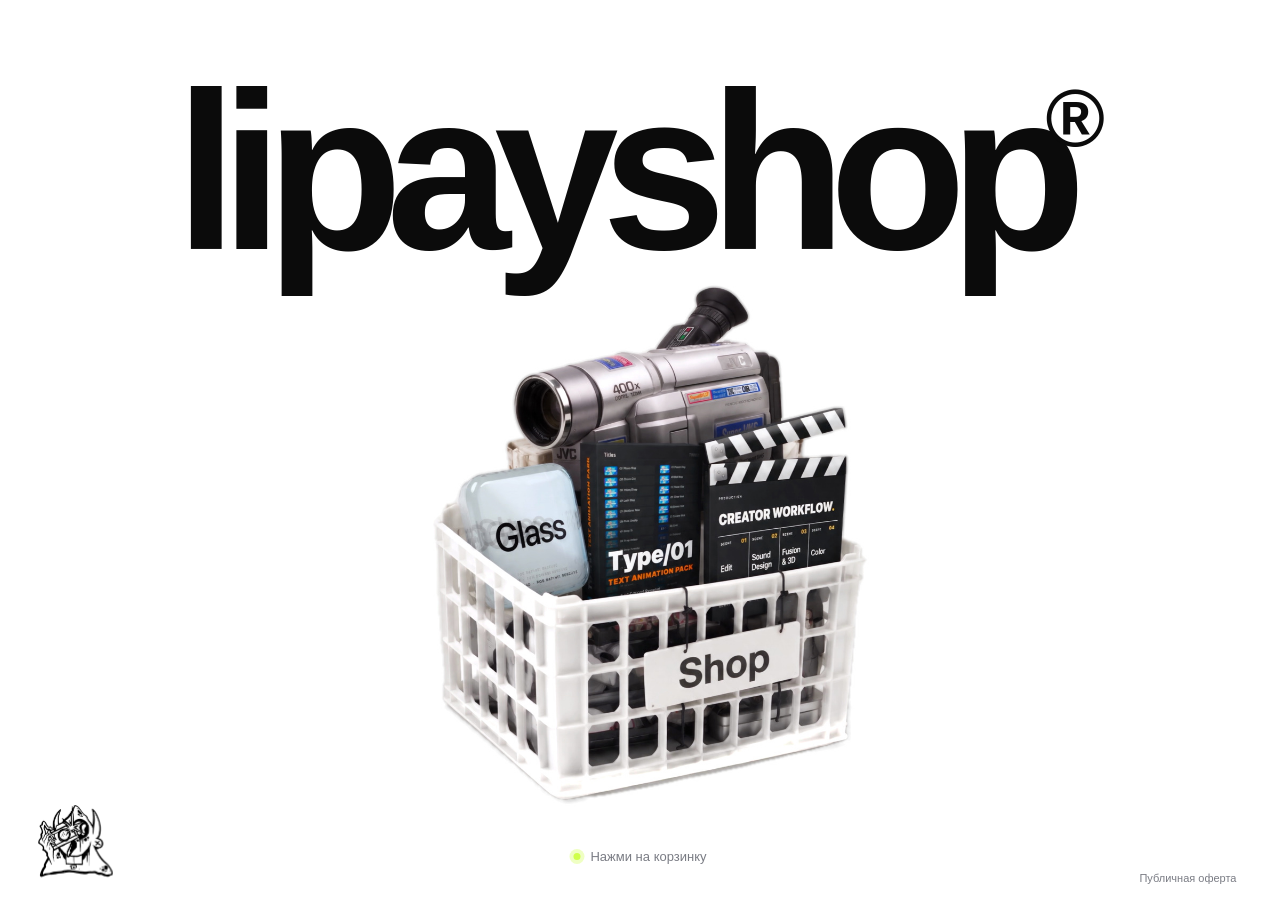
<file: index.html>
<!doctype html>
<html lang="ru"><head><meta charset="UTF-8"><meta name="viewport" content="width=device-width,initial-scale=1">
<title>lipayshop</title>
<meta property="og:title" content="lipayshop"><meta property="og:description" content="Пресеты, эффекты и курс по DaVinci Resolve от Lipay."><meta property="og:image" content="https://lipayshop.com/assets/basket-white.jpg"><meta property="og:url" content="https://lipayshop.com/">
<meta name="description" content="lipayshop — пресеты, эффекты и курс по DaVinci Resolve от Lipay.">
<style>
:root{--ink:#0b0b0b;--muted:#7a7c84;--line:#0000001a;--lime:#cfff4c;--bg:#fff;--sys:-apple-system,BlinkMacSystemFont,"SF Pro Display","Helvetica Neue",Arial,sans-serif;font-family:var(--sys)}
*{box-sizing:border-box}html,body{margin:0;height:100%}body{background:var(--bg);color:var(--ink);overflow:hidden}
a{color:inherit;text-decoration:none}button{font:inherit;background:none;border:0;padding:0;cursor:pointer}

/* ---------- Kerik (→ Instagram), bottom left ---------- */
header{position:fixed;inset:0 0 auto;z-index:20;display:flex;justify-content:space-between;align-items:flex-start;padding:20px clamp(18px,3.4vw,44px);pointer-events:none}
header>*{pointer-events:auto}
.kerik{position:fixed;left:clamp(16px,3vw,40px);bottom:clamp(14px,2.4vh,26px);z-index:20;display:block;width:clamp(62px,5.8vw,88px);height:clamp(62px,5.8vw,88px);transition:opacity .4s,transform .4s cubic-bezier(.3,1.5,.5,1)}
.kerik img{width:100%;height:100%;object-fit:contain;display:block}
.kerik:hover{transform:rotate(-8deg) scale(1.08)}
.kerik.ph{border:2px dashed #0003;border-radius:50%;display:grid;place-items:center;font-size:11px;color:var(--muted);text-align:center;line-height:1.1}
.kerik.ph img{display:none}.kerik.ph::after{content:"Кэрик\a(лого)";white-space:pre}

/* ---------- cover ---------- */
.stage{position:relative;height:100svh;min-height:600px;overflow:hidden}
.word{position:absolute;left:50%;top:19%;transform:translate(-50%,-50%);margin:0;font-weight:900;font-size:clamp(76px,17.5vw,300px);letter-spacing:-.075em;line-height:.85;white-space:nowrap;user-select:none;z-index:4;pointer-events:none}
.word .in{display:inline-block;transform-origin:0 0}
.word .ch{display:inline-block}
.word .reg{font-size:.36em;font-weight:600;letter-spacing:0;vertical-align:top;margin:.02em 0 0 -.3em;line-height:1}
body.intro .word .ch{animation:rise .8s cubic-bezier(.2,.9,.25,1) both;animation-delay:calc(var(--i) * 45ms + 80ms)}
@keyframes rise{from{transform:translateY(55%);opacity:0;filter:blur(6px)}to{transform:none;opacity:1;filter:none}}
body.shop .word{left:clamp(18px,3.4vw,44px);top:24px;transform:none;font-size:clamp(34px,3.4vw,48px);z-index:21;pointer-events:auto;cursor:pointer}
body.shop .word:hover .in{opacity:.7}
.word .in{transition:opacity .2s}

.basket{position:absolute;left:50%;top:61%;width:min(64vh,78vw);aspect-ratio:1;transform:translate(-50%,-50%);z-index:2;pointer-events:none;
  transition:transform 1s cubic-bezier(.7,0,.2,1)}
.basket .hit{position:absolute;left:21%;right:21%;top:9%;bottom:8%;border-radius:18%;pointer-events:auto;cursor:pointer;-webkit-tap-highlight-color:transparent}
.basket .b{position:absolute;inset:0}
.basket .j{position:absolute;inset:0;transform-origin:50% 60%;transition:transform .45s cubic-bezier(.3,1.4,.5,1)}
.basket video{position:absolute;inset:0;width:100%;height:100%;display:block;pointer-events:none}
.basket.near .j{transform:scale(1.05)}
body.intro .basket .b{animation:pop 1s cubic-bezier(.3,1.45,.45,1) .25s both}
@keyframes pop{from{transform:translateY(60px) scale(.82);opacity:0}to{transform:none;opacity:1}}
.hint{position:absolute;left:50%;bottom:clamp(20px,4vh,40px);transform:translateX(-50%);font-size:13px;color:var(--muted);display:flex;gap:10px;align-items:center;transition:opacity .4s;white-space:nowrap}
.hint i{width:7px;height:7px;border-radius:50%;background:var(--lime);box-shadow:0 0 0 4px #cfff4c55;animation:pulse 1.6s ease-in-out infinite}
@keyframes pulse{50%{box-shadow:0 0 0 9px #cfff4c00}}
body.intro .hint{animation:fade .6s 1s both}@keyframes fade{from{opacity:0}}

/* ---------- shop ---------- */
body.shop .basket{transform:translate(-50%,calc(-50% + 34vh)) scale(.22)}
body.shop .basket.near .j{transform:scale(1.15)}
body.shop .hint{opacity:0}
.shelf{position:absolute;left:0;right:0;top:110px;bottom:clamp(140px,22vh,230px);display:grid;grid-template-columns:repeat(3,1fr);gap:clamp(10px,2vw,36px);padding:0 clamp(18px,4vw,72px);pointer-events:none;z-index:3}
body.shop .shelf{pointer-events:auto}
.card{display:flex;flex-direction:column;align-items:center;justify-content:flex-end;text-align:center;min-height:0;cursor:default}
.card .slot{flex:1;width:100%;min-height:0;position:relative}
.obj{position:absolute;left:50%;bottom:0;width:0;height:0;perspective:1900px;visibility:hidden}
body.shop .obj.out{visibility:visible}
.rig{position:absolute;left:0;top:0;width:0;height:0;transform-style:preserve-3d;transition:transform .6s cubic-bezier(.3,1.3,.5,1)}
.face{position:absolute;overflow:hidden;backface-visibility:hidden}
.face svg{position:absolute;inset:0;overflow:visible}
.shade{position:absolute;inset:0;pointer-events:none}
.card .info{opacity:0;transform:translateY(10px);transition:opacity .7s,transform .7s;margin-top:16px}
.card.in .info{opacity:1;transform:none}
.obj.alive{animation:alive var(--ad,3.8s) ease-in-out infinite}
@keyframes alive{0%,100%{transform:none}30%{transform:translateY(-10px) rotate(1.1deg)}65%{transform:translateY(-4px) rotate(-1.1deg)}}
.card h3{margin:0;font-size:clamp(17px,1.6vw,22px);font-weight:700;letter-spacing:-.02em}
.card p{margin:6px 0 12px;font-size:13px;color:var(--muted)}
.card .go{display:inline-flex;gap:14px;align-items:center;font-size:13px;font-weight:650;background:var(--ink);color:#fff;border-radius:30px;padding:12px 18px}
.card .go:hover{background:#222}
/* Type/01: a screen inside the box lights up with the demo */
.screen{position:absolute;left:34px;top:84px;width:632px;height:436px;border-radius:8px;overflow:hidden;background:#000;opacity:0;transition:opacity .35s;box-shadow:0 0 0 2px #2c2d31}
.screen video{width:100%;height:100%;object-fit:cover;display:block}
.card.live .screen{opacity:1}
/* Creator Workflow: the clapper claps, slowly */
.hinge{position:absolute;left:0;top:0;transform-style:preserve-3d}
#c-cw.in .hinge{animation:clap 2.8s cubic-bezier(.5,0,.3,1) infinite}
@keyframes clap{0%,30%{transform:var(--h0) rotateZ(-17deg)}58%{transform:var(--h0) rotateZ(0deg)}64%{transform:var(--h0) rotateZ(-3deg)}70%,76%{transform:var(--h0) rotateZ(0deg)}100%{transform:var(--h0) rotateZ(-17deg)}}
.card.live .rig{transform:var(--pose-live)}

footer{position:fixed;left:0;right:0;bottom:0;z-index:4;display:flex;justify-content:space-between;padding:16px clamp(18px,3.4vw,44px);font-size:11px;color:var(--muted);pointer-events:none}
footer a{pointer-events:auto}
@media(max-width:760px){
  .word{top:17%;font-size:21vw}
  .basket{width:96vw;top:58%}
  body.shop .word{font-size:30px;top:28px}
  .shelf{grid-template-columns:1fr;grid-auto-rows:1fr;top:96px;bottom:140px;gap:6px}
  .card{flex-direction:row;justify-content:flex-start;text-align:left;gap:10px}
  .card .slot{flex:0 0 46%;height:100%}
  .card .info{margin:0}.card p{margin:4px 0 8px}
  body.shop .basket{transform:translate(-50%,calc(-50% + 36svh)) scale(.2)}
}
@media(prefers-reduced-motion:reduce){*{transition:none!important;animation:none!important}}
</style></head>
<body class="intro">
<a class="kerik" id="kerik" href="https://www.instagram.com/lipppay/" target="_blank" rel="noopener" aria-label="Instagram @lipppay"><img src="assets/kerik.png" alt="" onerror="this.parentNode.classList.add('ph')"></a>
<main class="stage">
  <h1 class="word" id="word"><span class="in" id="wordIn"></span></h1>
  <div class="basket" id="basket">
    <div class="b"><div class="j"><video id="v" muted playsinline preload="auto" poster="assets/basket-white.jpg"></video></div></div>
    <div class="hit" id="hit" role="button" tabindex="0" aria-label="Открыть магазин"></div>
  </div>
  <div class="hint" id="hint"><i></i>Нажми на корзинку</div>
  <section class="shelf" id="shelf" aria-label="Продукты">
    <article class="card" id="c-type01"><div class="slot"><div class="obj" id="o-type01"></div></div>
      <div class="info"><h3>Type/01</h3><p>Пак текстовых анимаций для DaVinci Resolve</p><a class="go" href="type01/">Смотреть <span>→</span></a></div></article>
    <article class="card" id="c-glass"><div class="slot"><div class="obj" id="o-glass"></div></div>
      <div class="info"><h3>Liquid Glass</h3><p>Эффект жидкого стекла для DaVinci Resolve</p><a class="go" href="liquid-glass/">Смотреть <span>→</span></a></div></article>
    <article class="card" id="c-cw"><div class="slot"><div class="obj" id="o-cw"></div></div>
      <div class="info"><h3>Creator Workflow</h3><p>Авторский курс по DaVinci Resolve</p><a class="go" href="https://creatorworkflow.pro/">Смотреть <span>→</span></a></div></article>
  </section>
</main>
<footer><span></span><a href="oferta/">Публичная оферта</a></footer>
<script>
// lipayshop home (draft).
// Cover: the wordmark rises letter by letter, the basket pops in on the first frame of «корзинка — белый фон.mp4»;
// hovering it plays that video (rest → shake → settle), it keeps going while the cursor stays and stops on the resting frame after.
// Click: the wordmark flies to the top-left corner, the basket sinks, the products fly out of it in arcs (back: the small basket or Esc).
// The products are live 3D: the Type/01 box (CSS 3D, a screen with the demo lights up on hover), the Liquid Glass tile
// (WebGL glass from the TG GIF, flows with the drop on hover) and the Creator Workflow slate (CSS 3D, claps on hover).
const IG_URL = 'https://www.instagram.com/lipppay/';
const SYS = getComputedStyle(document.documentElement).getPropertyValue('--sys');
const $ = id => document.getElementById(id), NS = 'http://www.w3.org/2000/svg';
const touch = matchMedia('(hover: none)').matches;
if (IG_URL) $('kerik').href = IG_URL;

// ---------- wordmark letters
$('wordIn').innerHTML = [...'lipayshop'].map((c, i) => `<span class="ch" style="--i:${i}">${c}</span>`).join('') + '<span class="ch reg" style="--i:10" aria-hidden="true">®</span>';
setTimeout(() => document.body.classList.remove('intro'), 2200);

// ---------- the basket
const v = $('v'), basket = $('basket');
const safari = /^((?!chrome|android|crios|fxios|edg).)*safari/i.test(navigator.userAgent);
v.src = 'assets/basket-white.mp4';             // «корзинка — белый фон.mp4» as it is (H.264, plays everywhere)
const hit = $('hit');
const SHAKE_FROM = .8, CALM_AFTER = 3.5;     // in the clip: calm until ~0.9 s, shake, calm again after ~3.4 s; the last frame = the first
let hovering = false;
function shake() { if (v.paused && (v.currentTime < SHAKE_FROM || v.currentTime > CALM_AFTER)) v.currentTime = SHAKE_FROM; else if (v.currentTime > CALM_AFTER) v.currentTime = SHAKE_FROM; v.play().catch(() => {}); }
v.addEventListener('ended', () => {
  if (hovering) { v.currentTime = SHAKE_FROM; v.play().catch(() => {}); }   // keeps shaking while the cursor is on it
  else if (touch) { v.currentTime = 0; v.play().catch(() => {}); }        // phones: no hover, so it just loops
  else v.currentTime = 0;                                                  // rests on the first frame (= the last one)
});
if (touch) v.play().catch(() => {});
// on opening: once the letters are up, one pass of the shake by itself; after that it shakes on hover only
let intro = setTimeout(() => { intro = 0; if (!hovering && !document.body.classList.contains('shop')) { v.currentTime = SHAKE_FROM; v.play().catch(() => {}); } }, 1100);
hit.addEventListener('pointerenter', e => { if (e.pointerType === 'mouse') { hovering = true; basket.classList.add('near'); shake(); } });
hit.addEventListener('pointerleave', () => { hovering = false; basket.classList.remove('near'); });   // the current pass plays out and stops

// ---------- helpers for the 3D products
const el = (tag, cls, css = {}) => { const e = document.createElement(tag); if (cls) e.className = cls; Object.assign(e.style, css); return e; };
const sv = (tag, a = {}, text) => { const e = document.createElementNS(NS, tag); for (const k in a) e.setAttribute(k, a[k]); if (text != null) e.textContent = text; return e; };
function fit(t, width, start, step = 2) { let s = start; t.setAttribute('font-size', s); while (t.getComputedTextLength() > width && s > 8) { s -= step; t.setAttribute('font-size', s); } return s; }
function svgIn(f, w, h) { const s = sv('svg', { width: w, height: h, viewBox: `0 0 ${w} ${h}` }); f.appendChild(s); return s; }
// a rig with a pose and a scale inside an .obj; returns {rig, face(parent,w,h,transform,bg,fill)}
function makeRig(obj, pose, poseLive, scale, lift) {
  const rig = el('div', 'rig'); obj.appendChild(rig);
  rig.style.transform = `translateY(${-lift}px) scale(${scale}) ${pose}`;
  obj.closest('.card').style.setProperty('--pose-live', `translateY(${-lift - 10}px) scale(${scale * 1.04}) ${poseLive}`);
  const face = (parent, w, h, tr, bg, fill) => { const f = el('div', 'face', { width: w + 'px', height: h + 'px', left: -w / 2 + 'px', top: -h / 2 + 'px', transform: tr, background: bg, outline: `1.5px solid ${fill}` }); parent.appendChild(f); return f; };
  return { rig, face };
}
const scaleFor = () => innerWidth <= 760 ? Math.min(.17, (innerHeight - 236) / 3 / 1150) : Math.min(.4, innerHeight / 2300 + .02);

// ---------- Type/01 box (the promo v5 design)
function buildType01() {
  const BW = 700, BH = 900, BD = 200, fill = '#121214', s = scaleFor();
  const { rig, face } = makeRig($('o-type01'), 'rotateX(-11deg) rotateY(30deg)', 'rotateX(-9deg) rotateY(18deg)', s, BH * s / 2 + 8);
  face(rig, BW, BH, `rotateY(180deg) translateZ(${BD / 2}px)`, 'rgb(20,20,22)', fill);
  face(rig, BD, BH, `rotateY(90deg) translateZ(${BW / 2}px)`, 'rgb(14,14,16)', fill);
  face(rig, BW, BD, `rotateX(-90deg) translateZ(${BH / 2}px)`, 'rgb(14,14,16)', fill);
  const F = face(rig, BW, BH, `translateZ(${BD / 2}px)`, 'linear-gradient(180deg,rgb(31,32,36),rgb(11,11,13))', fill);
  F.style.boxShadow = 'inset 0 0 0 2px rgb(64,65,70)';
  const order = ['01 Wave Rise', '02 Wave Out', '03 Wave Drop', '04 Left Rise', '05 Random Rise', '06 Rise Words', '07 Drop In', '08 Drop Inside', '09 Drop Outside', '10 Drop Words', '11 Blur Right', '12 Left Blur', '13 Type Left', '14 Type Right', '15 Echo Reveal', '16 Punch Pop', '17 Soft Pop', '18 Timer Min', '19 Timer Sec', '20 Snake Text', '21 Domino Rise', '0.1 First', '0.2 Second', '0.3 Third', '0.4 Fourth', '0.5 Fifth', '0.6 Sixth', '0.7 Seventh', '0.8 Eighth', '0.9 Last'];
  order.forEach((n, i) => {
    const cx = BW / 2 + (i < 15 ? -166 : 166), cy = 113.5 + 50 * (i % 15);
    const c = el('div', '', { position: 'absolute', left: cx - 150 + 'px', top: cy - 21.5 + 'px', width: '298px', height: '41px', border: '1px solid #2a2a2d', borderRadius: '6px', background: '#242426', boxSizing: 'content-box' });
    const im = el('img', '', { position: 'absolute', left: '1px', top: '1px', width: '70px', height: '39px', borderRadius: '4.5px', objectFit: 'cover' }); im.src = 'assets/presets/' + n + '.png'; im.alt = ''; c.appendChild(im);
    const t = el('span', '', { position: 'absolute', left: '83px', top: 0, lineHeight: '41px', font: `500 15.5px ${SYS}`, color: '#cecdd2', whiteSpace: 'nowrap' }); t.textContent = n; c.appendChild(t);
    F.appendChild(c);
  });
  const scr = el('div', 'screen'); const vid = el('video'); Object.assign(vid, { muted: true, loop: true, playsInline: true, preload: 'none' }); vid.src = 'assets/demo-v4.mp4'; scr.appendChild(vid); F.appendChild(scr);
  F.appendChild(el('div', 'shade', { background: 'linear-gradient(180deg,transparent 30%,rgba(8,8,10,.8) 52%,rgba(8,8,10,.8))' }));
  const s1 = svgIn(F, BW, BH);
  s1.appendChild(sv('text', { x: 34, y: 52, 'font-family': SYS, 'font-weight': 600, 'font-size': 24, fill: 'rgb(150,150,156)' }, 'Titles'));
  s1.appendChild(sv('text', { x: BW - 34, y: 52, 'text-anchor': 'end', 'font-family': SYS, 'font-weight': 700, 'font-size': 22, fill: 'rgb(110,110,116)' }, 'TYPE/01'));
  s1.appendChild(sv('line', { x1: 34, y1: 66, x2: BW - 34, y2: 66, stroke: 'rgb(55,55,60)', 'stroke-width': 2 }));
  const tt = sv('text', { x: 44, y: 610, 'font-family': SYS, 'font-weight': 900, fill: '#fff', 'letter-spacing': -3 }, 'Type/01'); s1.appendChild(tt); fit(tt, BW - 88, 170);
  const st = sv('text', { x: 46, y: 690, 'font-family': SYS, 'font-weight': 900, fill: 'rgb(255,150,40)', 'letter-spacing': 3 }, 'TEXT ANIMATION PACK'); s1.appendChild(st); fit(st, BW - 92, 60);
  s1.appendChild(sv('image', { href: 'assets/davinci.png', x: 44, y: 772, width: 62, height: 62 }));
  s1.appendChild(sv('text', { x: 122, y: 812, 'font-family': SYS, 'font-weight': 600, 'font-size': 30, fill: 'rgb(225,225,230)' }, 'for DaVinci Resolve'));
  F.appendChild(el('div', 'shade', { background: 'linear-gradient(118deg,rgba(255,255,255,.09) 0%,rgba(255,255,255,.025) 22%,transparent 46%)' }));
  const L = face(rig, BD, BH, `rotateY(-90deg) translateZ(${BW / 2}px)`, 'linear-gradient(180deg,rgb(24,24,27),rgb(9,9,11))', fill);
  L.style.boxShadow = 'inset 0 0 0 2px rgb(56,57,62)';
  const s2 = svgIn(L, BD, BH), g = sv('g', { transform: `translate(0,740) rotate(-90)` }); s2.appendChild(g);
  const ta = sv('text', { x: 0, 'font-family': SYS, 'font-weight': 900, fill: '#fff' }, 'TYPE/01'), tb = sv('text', { 'font-family': SYS, 'font-weight': 900, fill: 'rgb(255,150,40)', 'letter-spacing': 2 }, 'TEXT ANIMATION PACK');
  g.appendChild(ta); g.appendChild(tb);
  let fa = 74, fb = 46; for (;;) { ta.setAttribute('font-size', fa); tb.setAttribute('font-size', fb); const la = ta.getComputedTextLength(), lb = tb.getComputedTextLength(); if (la + 28 + lb <= 700 || fa < 20) { const base = BD / 2 + fa * .36; ta.setAttribute('y', base); tb.setAttribute('y', base); tb.setAttribute('x', la + 28); break; } fa -= 2; fb -= 1; }
  s2.appendChild(sv('image', { href: 'assets/davinci.png', x: 65, y: 790, width: 70, height: 70 }));
  L.appendChild(el('div', 'shade', { background: 'rgba(0,0,0,.28)' }));
  const T = face(rig, BW, BD, `rotateX(90deg) translateZ(${BH / 2}px)`, 'linear-gradient(180deg,rgb(48,48,53),rgb(30,30,33))', fill);
  T.style.boxShadow = 'inset 0 0 0 2px rgb(70,70,76)';
  return { start: () => vid.play().catch(() => {}), stop: () => vid.pause() };
}

// ---------- Creator Workflow slate
function buildCW() {
  const W = 900, H = 640, D = 26, SH = 98, SD = 24, GAP = 3, GOLD = '#c8ad69', CH = 'rgba(236,236,238,.82)', LB = '#8f929b', s = scaleFor() * .92;
  const { rig } = makeRig($('o-cw'), 'rotateX(-10deg) rotateY(24deg)', 'rotateX(-8deg) rotateY(14deg)', s, (H + SH) * s / 2 + 4);
  const box = (parent, cx, cy, w, h, d, bg, fill) => {
    const g = el('div', 'rig', { transform: `translate3d(${cx}px,${cy}px,0)`, transition: 'none' }); parent.appendChild(g);
    const mk = (fw, fh, tr, b) => { const f = el('div', 'face', { width: fw + 'px', height: fh + 'px', left: -fw / 2 + 'px', top: -fh / 2 + 'px', transform: tr, background: b, outline: `1.2px solid ${fill}` }); g.appendChild(f); return f; };
    mk(w, h, `rotateY(180deg) translateZ(${d / 2}px)`, bg.back); mk(w, d, `rotateX(-90deg) translateZ(${h / 2}px)`, bg.bottom);
    mk(d, h, `rotateY(90deg) translateZ(${w / 2}px)`, bg.side);
    const Lf = mk(d, h, `rotateY(-90deg) translateZ(${w / 2}px)`, bg.side);
    mk(w, d, `rotateX(90deg) translateZ(${h / 2}px)`, bg.top);
    return { F: mk(w, h, `translateZ(${d / 2}px)`, bg.front), L: Lf };
  };
  const stripes = a => `repeating-linear-gradient(${a}deg,#121214 0 52px,#ededef 52px 104px)`;
  const hinge = f => { const p = el('div', '', { position: 'absolute', left: '14px', top: '50%', width: '54px', height: '54px', marginTop: '-27px', borderRadius: '8px', background: 'linear-gradient(145deg,#d9dadd,#8d8f95 60%,#5d5f64)', boxShadow: 'inset 0 1px 0 #fff8,0 2px 4px #0008' });
    for (const [x, y] of [[13, 13], [31, 31]]) p.appendChild(el('div', '', { position: 'absolute', left: x + 'px', top: y + 'px', width: '10px', height: '10px', borderRadius: '50%', background: 'radial-gradient(circle at 35% 35%,#f4f4f6,#55575c 70%)' })); f.appendChild(p); };
  const cy0 = (SH + GAP) / 2, side = 'linear-gradient(180deg,#1b1c20,#0c0c0e)';
  const B = box(rig, 0, cy0, W, H, D, { front: 'linear-gradient(170deg,#1a1b1f,#0d0e11 60%,#0a0a0c)', back: '#0c0c0e', side, top: '#26272b', bottom: '#08080a' }, '#0d0d0f');
  B.F.style.boxShadow = 'inset 0 0 0 2px #2a2b30';
  const s3 = svgIn(B.F, W, H);
  const line = (x1, y1, x2, y2) => s3.appendChild(sv('line', { x1, y1, x2, y2, stroke: CH, 'stroke-width': 3, 'stroke-linecap': 'round' }));
  const label = (x, y, t) => s3.appendChild(sv('text', { x, y, 'font-family': SYS, 'font-weight': 600, 'font-size': 17, 'letter-spacing': 3, fill: LB }, t));
  const M = 34, R1 = 228, R2 = 448; line(M, R1, W - M, R1); line(M, R2, W - M, R2);
  label(M + 6, 64, 'PRODUCTION');
  const tt = sv('text', { x: M + 4, y: 178, 'font-family': SYS, 'font-weight': 900, fill: '#f4f4f6', 'letter-spacing': -1 }); tt.appendChild(sv('tspan', {}, 'CREATOR WORKFLOW')); tt.appendChild(sv('tspan', { fill: GOLD }, '.')); s3.appendChild(tt); fit(tt, W - 2 * M - 10, 120);
  const cells = [['Edit'], ['Sound', 'Design'], ['Fusion', '& 3D'], ['Color']], cw = (W - 2 * M) / 4;
  cells.forEach((c, i) => { const x = M + cw * i; if (i) line(x, R1, x, R2); label(x + 18, R1 + 40, 'SCENE');
    s3.appendChild(sv('text', { x: x + cw - 18, y: R1 + 44, 'text-anchor': 'end', 'font-family': SYS, 'font-weight': 900, 'font-size': 30, fill: GOLD }, '0' + (i + 1)));
    c.forEach((t, k) => s3.appendChild(sv('text', { x: x + 18, y: R1 + (c.length === 1 ? 160 : 132 + k * 48), 'font-family': SYS, 'font-weight': 600, 'font-size': 44, fill: '#f1f1f3' }, t))); });
  const half = M + (W - 2 * M) * .42; line(half, R2, half, H - 26);
  label(M + 6, R2 + 42, 'DIRECTOR'); s3.appendChild(sv('text', { x: M + 6, y: R2 + 118, 'font-family': SYS, 'font-weight': 900, 'font-size': 58, fill: '#f4f4f6', 'letter-spacing': 2 }, 'LIPAY'));
  label(half + 22, R2 + 42, 'COURSE'); s3.appendChild(sv('text', { x: half + 22, y: R2 + 100, 'font-family': SYS, 'font-weight': 600, 'font-size': 38, fill: '#f1f1f3' }, 'DaVinci Resolve'));
  s3.appendChild(sv('text', { x: half + 22, y: R2 + 146, 'font-family': SYS, 'font-weight': 600, 'font-size': 22, fill: GOLD, 'letter-spacing': 1 }, 'creatorworkflow.pro'));
  B.F.appendChild(el('div', 'shade', { background: 'linear-gradient(115deg,rgba(255,255,255,.09),rgba(255,255,255,.02) 30%,transparent 50%)' }));
  B.L.appendChild(el('div', 'shade', { background: 'rgba(0,0,0,.2)' }));
  const yS = cy0 - H / 2 - GAP - SH / 2, sside = 'linear-gradient(180deg,#2a2b2f,#141416)';
  const S1 = box(rig, 0, yS, W, SH, SD, { front: stripes(-62), back: '#111', side: sside, top: 'linear-gradient(90deg,#3a3b40,#26272b)', bottom: '#0b0b0c' }, '#141416'); hinge(S1.F);
  S1.F.appendChild(el('div', 'shade', { background: 'linear-gradient(180deg,rgba(255,255,255,.08),transparent 40%,rgba(0,0,0,.18))' }));
  const h0 = `translate3d(${-W / 2}px,${yS - SH / 2 - GAP}px,0)`;
  const hz = el('div', 'hinge', { transform: `${h0} rotateZ(-17deg)` }); hz.style.setProperty('--h0', h0); rig.appendChild(hz);
  const S2 = box(hz, W / 2, -SH / 2, W, SH, SD, { front: stripes(62), back: '#111', side: sside, top: 'linear-gradient(90deg,#3a3b40,#26272b)', bottom: 'linear-gradient(90deg,#1c1d20,#101012)' }, '#141416'); hinge(S2.F);
  S2.F.appendChild(el('div', 'shade', { background: 'linear-gradient(180deg,rgba(255,255,255,.1),transparent 45%,rgba(0,0,0,.16))' }));
  return { start() {}, stop() {} };
}

// ---------- Liquid Glass: just the glass on the white page — "Glass" with the liquid capsule over it, no plate, no edges;
// the TG GIF shader on a white background, a 2:1 window of the stage around the capsule and the drop
function buildGlass() {
  const W = 1920, H = 1080, CX = 290, CY = 290, CWD = 1340, CHT = 730;           // the visible window of the stage
  const obj = $('o-glass'), dw = Math.round(Math.min(innerWidth <= 760 ? 190 : 470, 700 * scaleFor() * 1.5)), dh = dw * CHT / CWD;
  const box = el('div', '', { position: 'absolute', left: -dw / 2 + 'px', bottom: (innerWidth <= 760 ? 900 * scaleFor() - dh : 900 * scaleFor() - dh) / 2 + 'px', width: dw + 'px', height: dh + 'px', overflow: 'hidden' });
  obj.appendChild(box);
  const k = dw / CWD, cv = el('canvas', '', { position: 'absolute', left: -CX * k + 'px', top: -CY * k + 'px', width: W * k + 'px', height: H * k + 'px' });
  cv.width = W; cv.height = H; box.appendChild(cv);
  const gl = cv.getContext('webgl2', { antialias: false, alpha: true, premultipliedAlpha: true, preserveDrawingBuffer: true });
  if (!gl) return { start() {}, stop() {} };
  const VS = `#version 300 es
  void main(){ vec2 p=vec2((gl_VertexID<<1)&2,gl_VertexID&2); gl_Position=vec4(p*2.-1.,0.,1.); }`;
  const FS = `#version 300 es
  precision highp float;
  uniform sampler2D bg; uniform vec2 res; uniform float k;
  uniform vec4 cap; uniform vec4 drop; uniform float goo, thick, frost;
  out vec4 o;
  float sdBox(vec2 p, vec2 b, float r){ vec2 q=abs(p)-b+r; return length(max(q,0.))+min(max(q.x,q.y),0.)-r; }
  float smin(float a, float b, float kk){ float h=max(kk-abs(a-b),0.)/kk; return min(a,b)-h*h*h*kk/6.; }
  float sdf(vec2 p){ float a=sdBox(p-cap.xy, cap.zw, cap.w); if(drop.w>0.){ float b=length(p-drop.xy)-drop.z; a=smin(a,b,goo); } return a; }
  vec4 tap(vec2 p){ return texture(bg, p*k/res); }                      // premultiplied: black text on transparent
  vec4 over(vec4 a, vec3 c, float t){ return a*(1.-t)+vec4(c*t,t); }
  void main(){
    vec2 p=vec2(gl_FragCoord.x, res.y-gl_FragCoord.y)/k;
    vec4 col=tap(p);
    float d=sdf(p);
    vec2 e=vec2(.75,0.);
    vec2 n=vec2(sdf(p+e.xy)-sdf(p-e.xy), sdf(p+e.yx)-sdf(p-e.yx)); n=n/max(length(n),1e-5);
    float ds=sdf(p-vec2(0.,18.));
    col=over(col,vec3(0.),.075*(1.-smoothstep(-24.,46.,ds))*step(0.,d));
    col=over(col,vec3(0.),.16*exp(-max(d,0.)/1.3)*step(0.,d)*(.45+.55*smoothstep(.3,-.9,n.y)));
    if(d<2.){
      float bw=mix(16.,48.,thick), u=clamp(-d/bw,0.,1.);
      float disp=(240.*pow(thick,2.2)+5.)*pow(1.-u,3.);
      vec2 q=p-n*disp;
      vec4 g; float R=frost*30.;
      if(R>.25){ vec4 s=vec4(0.); float rot=6.2832*fract(sin(dot(gl_FragCoord.xy,vec2(12.9898,78.233)))*43758.55), lod=max(0.,log2(R*k/9.));
        for(int i=0;i<40;i++){ float a=float(i)*2.39996+rot, r=sqrt((float(i)+.5)/40.)*R; s+=textureLod(bg,(q+r*vec2(cos(a),sin(a)))*k/res,lod); } g=s/40.; }
      else g=tap(q);
      g=over(g,vec3(.95),.035+.12*frost);
      float low=exp(min(d,0.)/10.)*smoothstep(-.3,.95,n.y);
      float top=exp(min(d,0.)/3.2)*smoothstep(.15,-.95,n.y);
      float side=exp(min(d,0.)/6.)*(1.-abs(n.y));
      g=over(g,vec3(1.),clamp(.42*low+.1*side,0.,1.)); g=over(g,vec3(0.),.2*top);
      g=over(g,vec3(1.),smoothstep(-2.,-40.,d)*smoothstep(-130.,-20.,d)*smoothstep(.2,-.8,n.y)*.05);
      float rim=exp(-abs(d)/1.05);
      g=over(g,vec3(1.),.55*rim*(.35+.65*smoothstep(-.6,.8,n.y)));
      col=mix(col,g,clamp(.5-d*k*.7,0.,1.));
    }
    o=col;
  }`;
  const U = {}, sh = (t, src) => { const x = gl.createShader(t); gl.shaderSource(x, src); gl.compileShader(x); return x; };
  const pr = gl.createProgram(); gl.attachShader(pr, sh(gl.VERTEX_SHADER, VS)); gl.attachShader(pr, sh(gl.FRAGMENT_SHADER, FS)); gl.linkProgram(pr); gl.useProgram(pr);
  gl.bindVertexArray(gl.createVertexArray());
  for (const n of ['bg', 'res', 'k', 'cap', 'drop', 'goo', 'thick', 'frost']) U[n] = gl.getUniformLocation(pr, n);
  const t2 = document.createElement('canvas'); t2.width = W; t2.height = H; const c = t2.getContext('2d');
  c.clearRect(0, 0, W, H); c.font = `500 380px ${SYS}`; c.fillStyle = '#0b0b0b'; c.textBaseline = 'alphabetic';
  const word = 'Glass', tr = -11, ws = [...word].map(ch => c.measureText(ch).width), WW = ws.reduce((a, b) => a + b, 0) + tr * (word.length - 1);
  const m = c.measureText(word), base = 540 + (m.actualBoundingBoxAscent - m.actualBoundingBoxDescent) / 2;
  let x = 960 - WW / 2; for (let i = 0; i < word.length; i++) { c.fillText(word[i], x, base); x += ws[i] + tr; }
  const tex = gl.createTexture(); gl.bindTexture(gl.TEXTURE_2D, tex); gl.pixelStorei(gl.UNPACK_PREMULTIPLY_ALPHA_WEBGL, true); gl.texImage2D(gl.TEXTURE_2D, 0, gl.RGBA, gl.RGBA, gl.UNSIGNED_BYTE, t2); gl.generateMipmap(gl.TEXTURE_2D);
  for (const [a, b] of [[gl.TEXTURE_MIN_FILTER, gl.LINEAR_MIPMAP_LINEAR], [gl.TEXTURE_MAG_FILTER, gl.LINEAR], [gl.TEXTURE_WRAP_S, gl.CLAMP_TO_EDGE], [gl.TEXTURE_WRAP_T, gl.CLAMP_TO_EDGE]]) gl.texParameteri(gl.TEXTURE_2D, a, b);
  const T = 8, clamp = (q, a = 0, b = 1) => Math.min(b, Math.max(a, q)), ss = (a, b, t) => { const u = clamp((t - a) / (b - a)); return u * u * (3 - 2 * u); };
  const io = (a, b, t) => { const u = clamp((t - a) / (b - a)); return u < .5 ? 4 * u * u * u : 1 - Math.pow(-2 * u + 2, 3) / 2; };
  function render(t) {   // glassAt from the TG GIF: drift, frost in and out, the drop runs out and melts back
    const capX = -150 * Math.cos(2 * Math.PI * t / T), frost = io(1.4, 2.2, t) * (1 - io(3.6, 4.4, t));
    const down = io(4.9, 5.8, t), up = io(6.2, 7.0, t), dr = { x: 250, y: 30 + 310 * down - 310 * up, r: 95, a: ss(4.6, 4.95, t) * (1 - ss(6.95, 7.3, t)) };
    gl.viewport(0, 0, W, H); gl.uniform1i(U.bg, 0); gl.uniform2f(U.res, W, H); gl.uniform1f(U.k, 1);
    gl.uniform4f(U.cap, 960 + capX, 540, 422, 140);
    if (dr.a > 0) gl.uniform4f(U.drop, 960 + capX + dr.x, 540 + dr.y, dr.r * dr.a, 1); else gl.uniform4f(U.drop, 0, 0, 0, 0);
    gl.uniform1f(U.goo, 105); gl.uniform1f(U.thick, .6); gl.uniform1f(U.frost, frost);
    gl.clearColor(0, 0, 0, 0); gl.clear(gl.COLOR_BUFFER_BIT); gl.drawArrays(gl.TRIANGLES, 0, 3);
  }
  let t = 0, live = false, raf = 0, last = 0;
  function tick(now) {
    const dt = Math.min(.05, (now - last) / 1000 || 0); last = now;
    if (live) t += dt;
    else { const nt = t + dt * 2.6; if (Math.floor(nt / T) > Math.floor(t / T)) { t = 0; render(0); raf = 0; return; } t = nt; }   // ease out to the rest pose
    render(t % T); raf = requestAnimationFrame(tick);
  }
  render(0);
  return { start() { live = true; if (!raf) { last = performance.now(); raf = requestAnimationFrame(tick); } }, stop() { live = false; if (!raf && t % T) { last = performance.now(); raf = requestAnimationFrame(tick); } } };
}

const anim = { 'c-type01': buildType01(), 'c-glass': buildGlass(), 'c-cw': buildCW() };
const AUTO = { 'c-glass': true, 'c-cw': true };     // these live on their own once landed; Type/01 shows its demo on hover / tap only
for (const [id, a] of Object.entries(anim)) {
  const c = $(id);
  c.addEventListener('pointerenter', e => { if (e.pointerType === 'mouse' && document.body.classList.contains('landed')) { c.classList.add('live'); a.start(); } });
  c.addEventListener('pointerleave', e => { if (e.pointerType === 'mouse') { c.classList.remove('live'); if (!AUTO[id]) a.stop(); } });
}
// phones: tap the Type/01 box to switch its demo on / off
$('c-type01').querySelector('.slot').addEventListener('click', e => {
  if (!touch || !document.body.classList.contains('landed')) return;
  const c = $('c-type01'), on = !c.classList.contains('live'); c.classList.toggle('live', on); on ? anim['c-type01'].start() : anim['c-type01'].stop();
});

// ---------- open / close the shop
const wordIn = $('wordIn');
function flipWord(change) {   // FLIP the wordmark between the centre and the top-left corner
  const r0 = wordIn.getBoundingClientRect(); change(); const r1 = wordIn.getBoundingClientRect();
  wordIn.animate([{ transform: `translate(${r0.left - r1.left}px,${r0.top - r1.top}px) scale(${r0.width / r1.width})` }, { transform: 'none' }], { duration: 950, easing: 'cubic-bezier(.7,0,.2,1)' });
}
let busy = false;

function open() {
  if (busy || document.body.classList.contains('shop')) return; busy = true;
  shake();
  const b = basket.getBoundingClientRect(), from = { x: b.left + b.width * .5, y: b.top + b.height * .34 };
  setTimeout(() => {
    flipWord(() => document.body.classList.add('shop'));
    const objs = [...document.querySelectorAll('.obj')]; let done = 0;
    objs.forEach((o, i) => {
      const r = o.getBoundingClientRect(), dx = from.x - r.left, dy = from.y - r.top, rot = [-24, 14, 26][i];
      const cur = null;
      o.classList.add('out');
      const arc = { transform: `translate(${dx * .45}px,${Math.min(dy, 0) - 160 - 30 * (i % 2)}px) scale(.85) rotate(${-rot * .4}deg)`, offset: .55 };
      o.animate((cur ? [{ transform: cur, opacity: 1 }] : [
        { transform: `translate(${dx}px,${dy}px) scale(.18) rotate(${rot}deg)`, opacity: 0 },
        { transform: `translate(${dx}px,${dy - 70}px) scale(.3) rotate(${rot * .8}deg)`, opacity: 1, offset: .12 }]).concat([
        arc,
        { transform: `translate(0px,10px) scale(1.03) rotate(${rot * .06}deg)`, offset: .86 },
        { transform: 'none' }
      ]), { duration: 1150, delay: (cur ? 60 : 120) * i, easing: 'cubic-bezier(.25,.8,.3,1)', fill: 'backwards' })
        .onfinish = () => {
          o.style.setProperty('--ad', (3.6 + .55 * i) + 's'); o.classList.add('alive'); o.closest('.card').classList.add('in');
          if (AUTO[o.closest('.card').id]) anim[o.closest('.card').id].start();
          if (++done === objs.length) { document.body.classList.add('landed'); busy = false; }
        };
    });
  }, 260);
}
function close() {
  if (busy || !document.body.classList.contains('shop')) return; busy = true;
  for (const [id, a] of Object.entries(anim)) { $(id).classList.remove('live', 'in'); a.stop(); }
  document.body.classList.remove('landed');
  document.querySelectorAll('.obj').forEach(o => o.classList.remove('alive'));
  const b = basket.getBoundingClientRect(), to = { x: b.left + b.width * .5, y: b.top + b.height * .3 };
  const objs = [...document.querySelectorAll('.obj')]; let done = 0;
  objs.forEach((o, i) => {
    const r = o.getBoundingClientRect(), dx = to.x - r.left, dy = to.y - r.top;
    o.animate([{ transform: 'none', opacity: 1 }, { transform: `translate(${dx * .5}px,${Math.min(dy, 0) - 120}px) scale(.6) rotate(${[-10, 8, 12][i]}deg)`, offset: .45 }, { transform: `translate(${dx}px,${dy}px) scale(.12) rotate(${[-24, 14, 26][i]}deg)`, opacity: 0 }],
      { duration: 650, delay: 70 * (objs.length - 1 - i), easing: 'cubic-bezier(.5,0,.6,1)' })
      .onfinish = () => { o.classList.remove('out'); if (++done === objs.length) { flipWord(() => document.body.classList.remove('shop')); busy = false; } };
  });
}
hit.addEventListener('click', () => document.body.classList.contains('shop') ? close() : open());
hit.addEventListener('keydown', e => { if (e.key === 'Enter' || e.key === ' ') { e.preventDefault(); hit.click(); } });
addEventListener('keydown', e => { if (e.key === 'Escape') close(); });
if (location.hash === '#shop') setTimeout(open, 700);
$('word').addEventListener('click', () => { if (document.body.classList.contains('landed')) close(); });
</script>
</body></html>
</file>
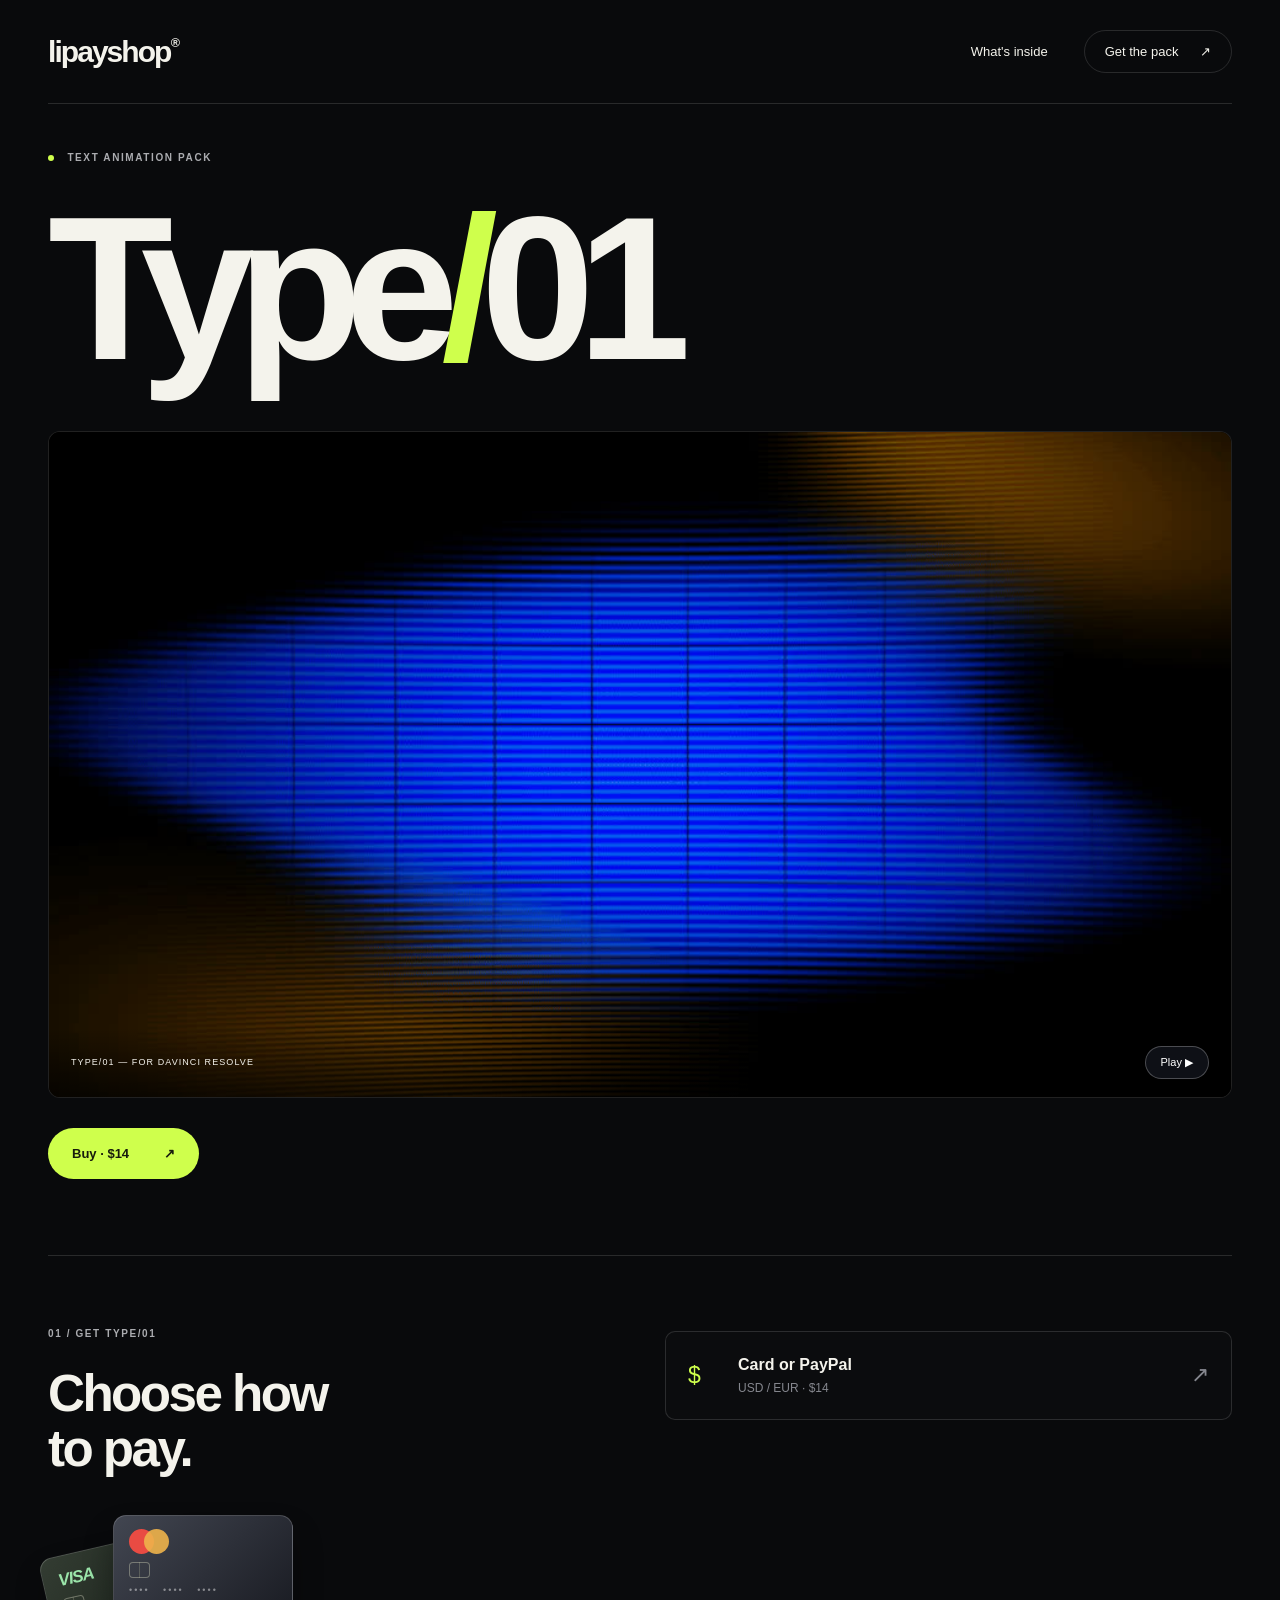
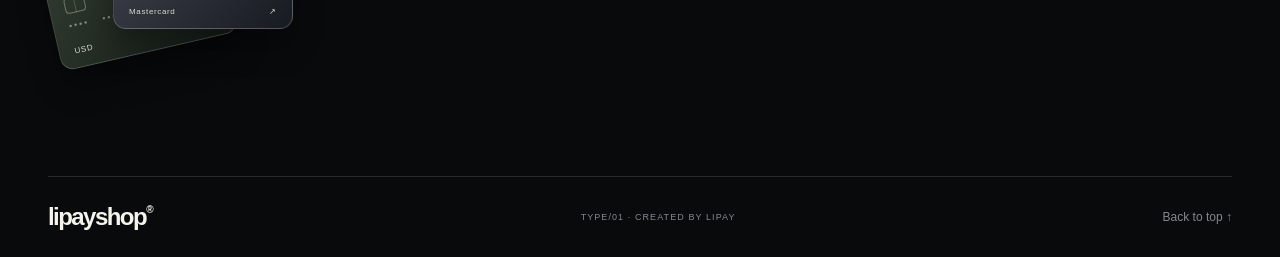
<file: en/index.html>
<!doctype html>
<html lang="en"><head><meta charset="UTF-8"><meta name="viewport" content="width=device-width,initial-scale=1"><title>Type/01 — Lipay</title><link rel="stylesheet" href="../style.css"><link rel="stylesheet" href="../shop.css"></head>
<body><header class="wrap"><a class="logo shop-logo" href="../">lipayshop<sup>®</sup></a><nav aria-label="Navigation"><a href="inside.html">What's inside</a><a class="nav-buy" href="#buy">Get the pack <span>↗</span></a></nav></header>
<main id="top"><section class="hero wrap"><div class="hero-top"><p class="label"><i></i> TEXT ANIMATION PACK</p></div><div class="title-row"><h1>Type<span>/</span>01</h1></div><div class="demo" id="demo"><video autoplay muted loop playsinline preload="metadata" poster="../assets/poster-v4.jpg" aria-label="Type/01 presets demo"><source src="../assets/demo-v4.mp4" type="video/mp4"></video><div class="video-bar"><span>TYPE/01 — FOR DAVINCI RESOLVE</span><button id="play-toggle" type="button" aria-label="Pause the demo">Pause Ⅱ</button></div></div><div class="hero-bottom"><a class="button payhip-buy-button" href="https://payhip.com/b/n8yK3" data-theme="none" data-product="n8yK3" target="_blank" rel="noopener noreferrer"><span>Buy · <span data-price="usd">$14</span></span> <span>↗</span></a></div></section>
<section class="purchase wrap" id="buy"><div class="section-heading"><p class="label">01 / GET TYPE/01</p><h2>Choose how<br>to pay.</h2><div class="payment-art" aria-label="Visa and Mastercard"><div class="mini-card card-mir"><span class="card-brand mir-brand">VISA</span><span class="card-chip"></span><span class="card-digits">•••• &nbsp; •••• &nbsp; ••••</span><span class="card-bottom">USD <span>↗</span></span></div><div class="mini-card card-master"><span class="master-symbol"><i></i><i></i></span><span class="card-chip"></span><span class="card-digits">•••• &nbsp; •••• &nbsp; ••••</span><span class="card-bottom">Mastercard <span>↗</span></span></div></div></div><div class="payments"><a class="payment-link payhip-buy-button" href="https://payhip.com/b/n8yK3" data-theme="none" data-product="n8yK3" target="_blank" rel="noopener noreferrer"><span class="pay-icon">$</span><span><strong>Card or PayPal</strong><small>USD / EUR · <span data-price="usd">$14</span></small></span><span class="arrow">↗</span></a></div></section></main>
<footer class="wrap"><a class="logo shop-logo" href="../">lipayshop<sup>®</sup></a><span>TYPE/01 · CREATED BY LIPAY</span><a href="#top">Back to top ↑</a></footer><script src="app.js"></script><script src="../sale.js"></script><script src="https://payhip.com/payhip.js"></script></body></html>
</file>
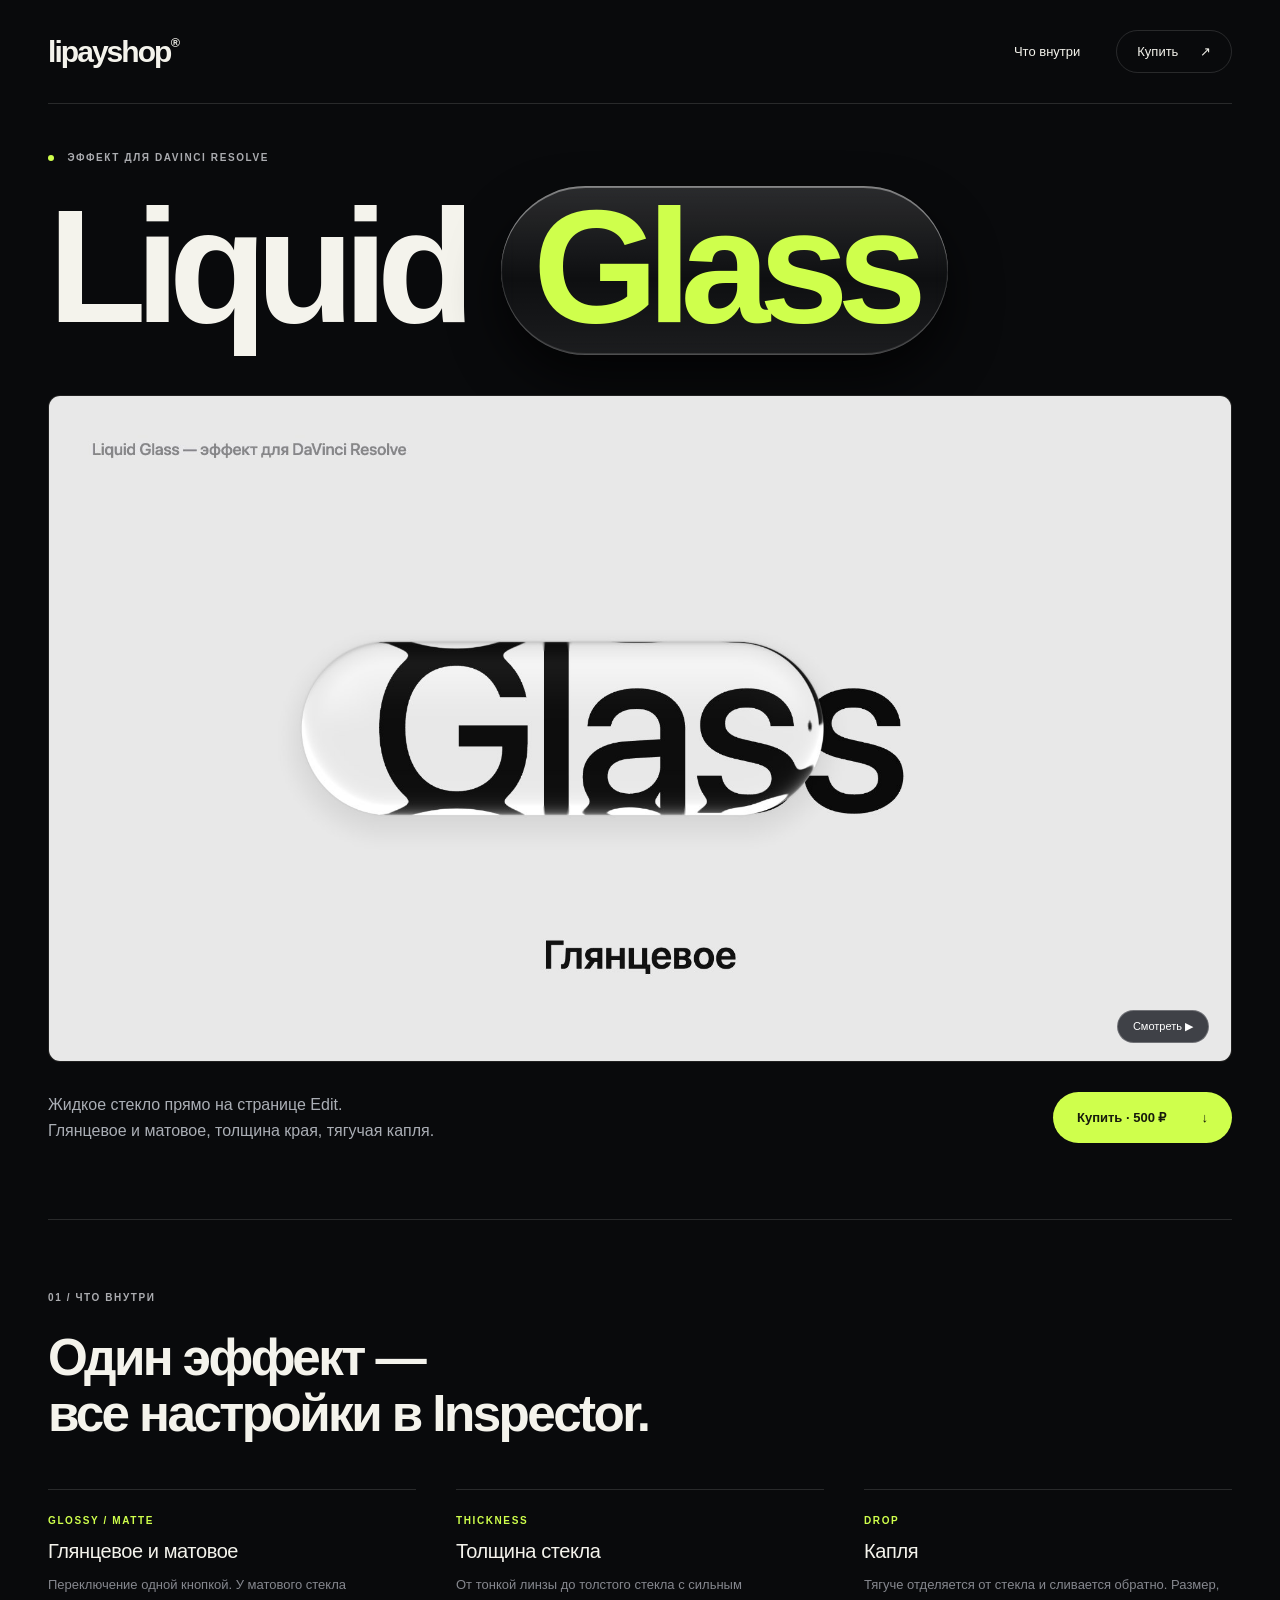
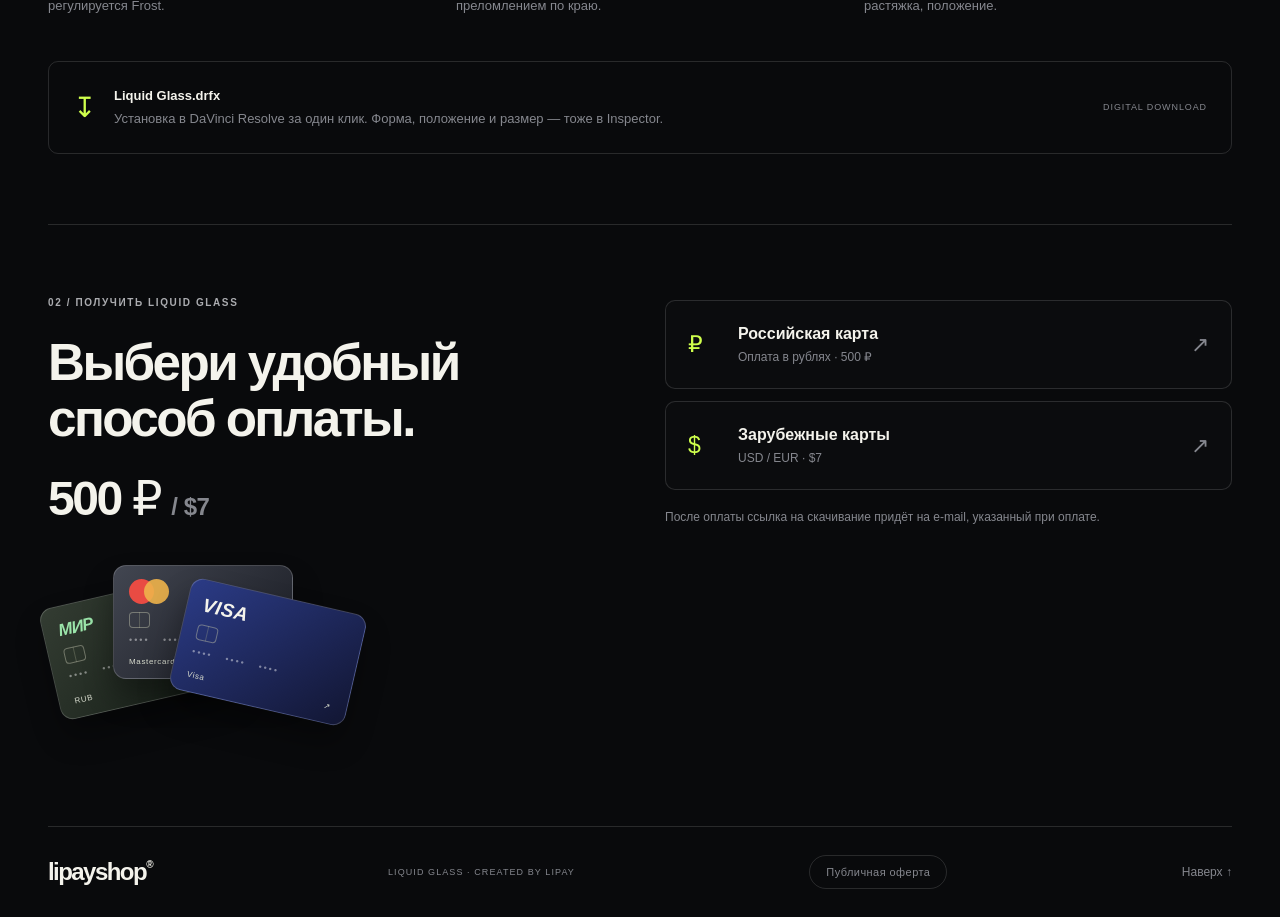
<file: liquid-glass/index.html>
<!doctype html>
<html lang="ru"><head><meta charset="UTF-8"><meta name="viewport" content="width=device-width,initial-scale=1"><title>Liquid Glass — Lipay</title>
<meta name="description" content="Liquid Glass — эффект жидкого стекла для DaVinci Resolve: глянцевое и матовое стекло, толщина, капля. 500 ₽.">
<meta property="og:title" content="Liquid Glass — эффект для DaVinci Resolve"><meta property="og:description" content="Глянцевое и матовое стекло, толщина, капля. Всего 500 ₽."><meta property="og:image" content="https://lipayshop.com/liquid-glass/assets/poster.jpg"><meta property="og:url" content="https://lipayshop.com/liquid-glass/">
<link rel="stylesheet" href="../style.css"><link rel="stylesheet" href="glass.css"><link rel="stylesheet" href="../shop.css"></head>
<body class="lg-page"><header class="wrap"><a class="logo shop-logo" href="../">lipayshop<sup>®</sup></a><nav aria-label="Навигация"><a href="#inside">Что внутри</a><a class="nav-buy" href="#buy">Купить <span>↗</span></a></nav></header>
<main id="top"><section class="hero wrap"><div class="hero-top"><p class="label"><i></i> ЭФФЕКТ ДЛЯ DAVINCI RESOLVE</p></div><div class="title-row"><h1>Liquid <span class="glass-word">Glass</span></h1></div><div class="demo" id="demo"><video autoplay muted loop playsinline preload="metadata" poster="assets/poster.jpg" aria-label="Демонстрация Liquid Glass"><source src="assets/demo.mp4" type="video/mp4"></video><div class="video-bar"><span>LIQUID GLASS — FOR DAVINCI RESOLVE</span><button id="play-toggle" type="button" aria-label="Приостановить демонстрацию">Пауза Ⅱ</button></div></div><div class="hero-bottom"><p>Жидкое стекло прямо на странице Edit.<br>Глянцевое и матовое, толщина края, тягучая капля.</p><a class="button" href="#buy"><span>Купить · 500 ₽</span> <span>↓</span></a></div></section>
<section class="inside wrap" id="inside"><div class="section-heading"><p class="label">01 / ЧТО ВНУТРИ</p><h2>Один эффект —<br>все настройки в Inspector.</h2></div><div class="lg-features"><article><span class="idx">GLOSSY / MATTE</span><h3>Глянцевое и матовое</h3><p>Переключение одной кнопкой. У матового стекла регулируется Frost.</p></article><article><span class="idx">THICKNESS</span><h3>Толщина стекла</h3><p>От тонкой линзы до толстого стекла с сильным преломлением по краю.</p></article><article><span class="idx">DROP</span><h3>Капля</h3><p>Тягуче отделяется от стекла и сливается обратно. Размер, растяжка, положение.</p></article></div><div class="file-row"><span class="file-icon">↧</span><div><strong>Liquid Glass.drfx</strong><p>Установка в DaVinci Resolve за один клик. Форма, положение и размер — тоже в Inspector.</p></div><span class="file-tag">DIGITAL DOWNLOAD</span></div></section>
<section class="purchase wrap" id="buy"><div class="section-heading"><p class="label">02 / ПОЛУЧИТЬ LIQUID GLASS</p><h2>Выбери удобный<br>способ оплаты.</h2><p class="pack-price">500 ₽ <span>/ $7</span></p><div class="payment-art" aria-label="Мир, Mastercard и Visa"><div class="mini-card card-mir"><span class="card-brand mir-brand">МИР</span><span class="card-chip"></span><span class="card-digits">•••• &nbsp; •••• &nbsp; ••••</span><span class="card-bottom">RUB <span>↗</span></span></div><div class="mini-card card-master"><span class="master-symbol"><i></i><i></i></span><span class="card-chip"></span><span class="card-digits">•••• &nbsp; •••• &nbsp; ••••</span><span class="card-bottom">Mastercard <span>↗</span></span></div><div class="mini-card card-visa"><span class="card-brand visa-brand">VISA</span><span class="card-chip"></span><span class="card-digits">•••• &nbsp; •••• &nbsp; ••••</span><span class="card-bottom">Visa <span>↗</span></span></div></div></div><div class="payments">
<a class="payment-link" href="https://auth.robokassa.ru/merchant/Invoice/0PUY3nXz00OeBmFrXOOpVw" target="_blank" rel="noopener noreferrer"><span class="pay-icon">₽</span><span><strong>Российская карта</strong><small>Оплата в рублях · 500 ₽</small></span><span class="arrow">↗</span></a><a class="payment-link" href="https://payhip.com/b/lt3rx" target="_blank" rel="noopener noreferrer"><span class="pay-icon">$</span><span><strong>Зарубежные карты</strong><small>USD / EUR · $7</small></span><span class="arrow">↗</span></a><p class="pay-note">После оплаты ссылка на скачивание придёт на e-mail, указанный при оплате.</p></div></section></main>
<footer class="wrap"><a class="logo shop-logo" href="../">lipayshop<sup>®</sup></a><span>LIQUID GLASS · CREATED BY LIPAY</span><a class="offer-link" href="../oferta/">Публичная оферта</a><a href="#top">Наверх ↑</a></footer><script src="../app.js"></script></body></html>
</file>
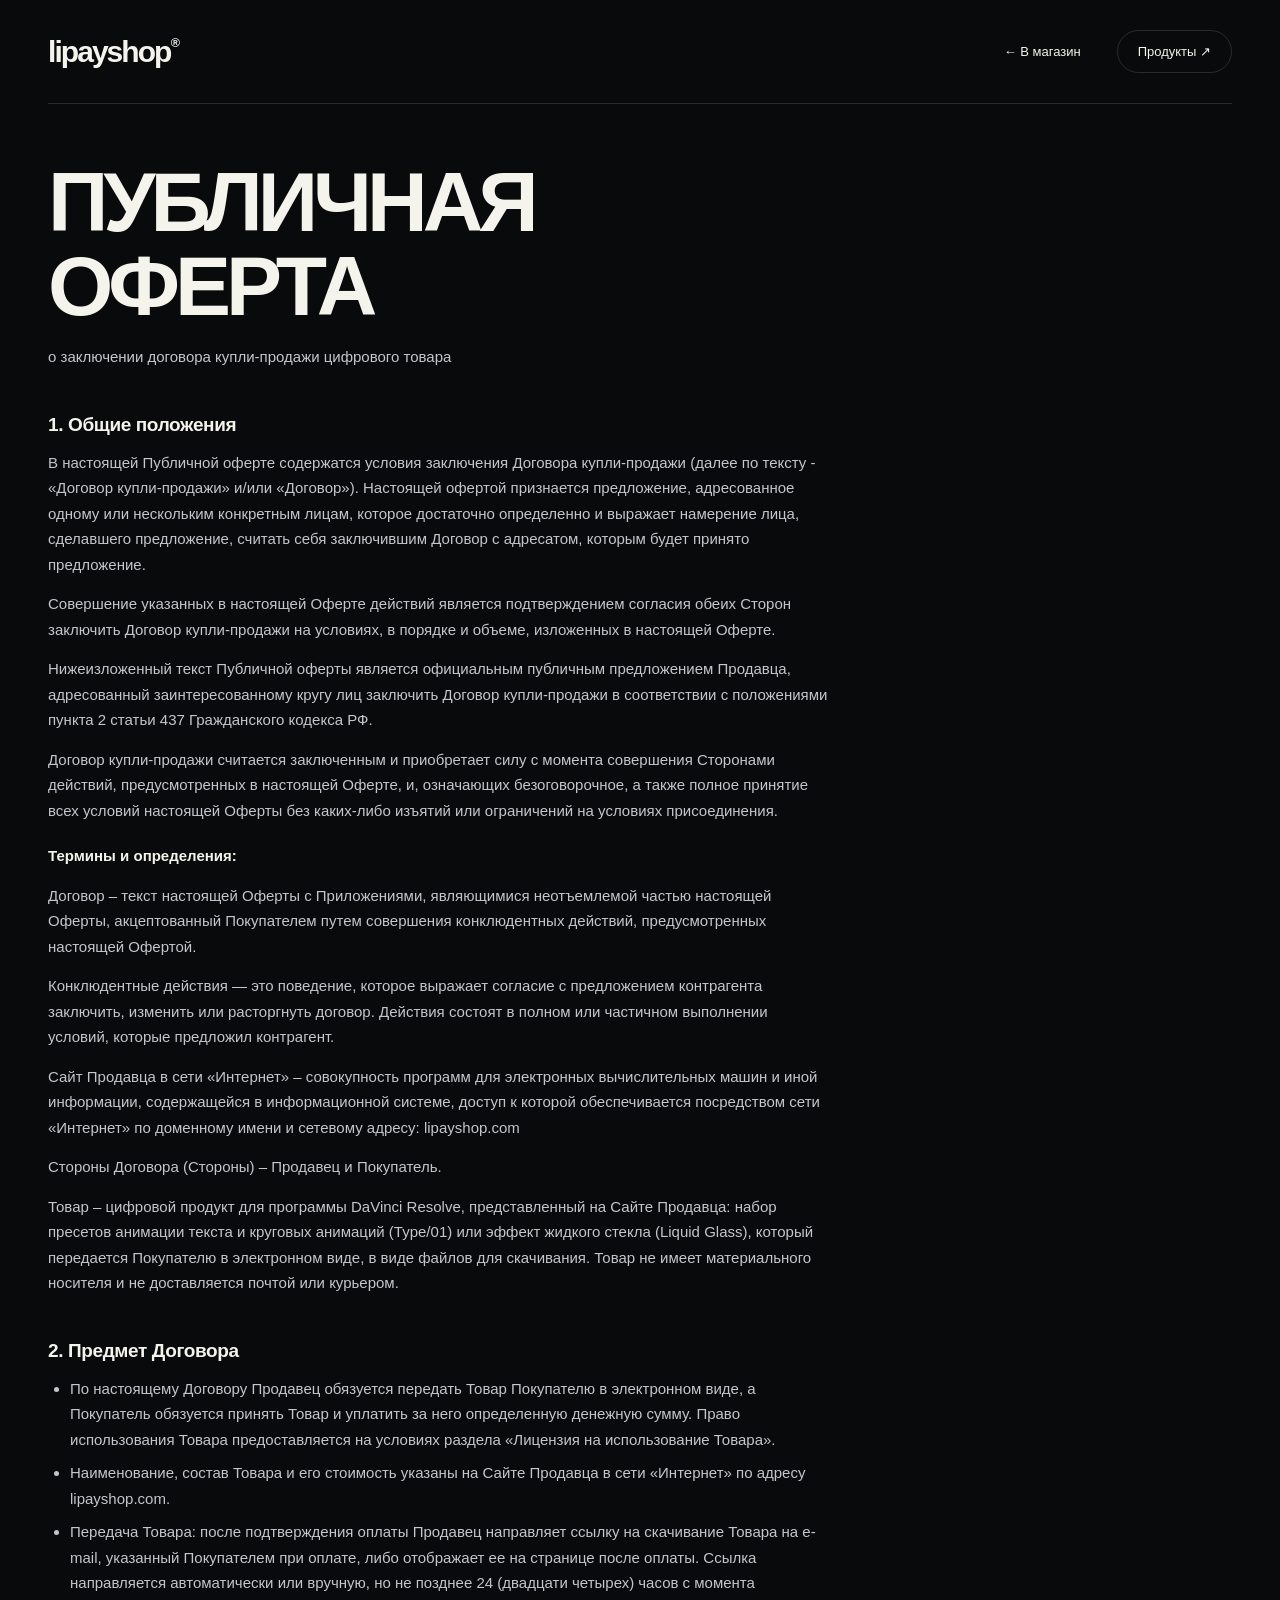
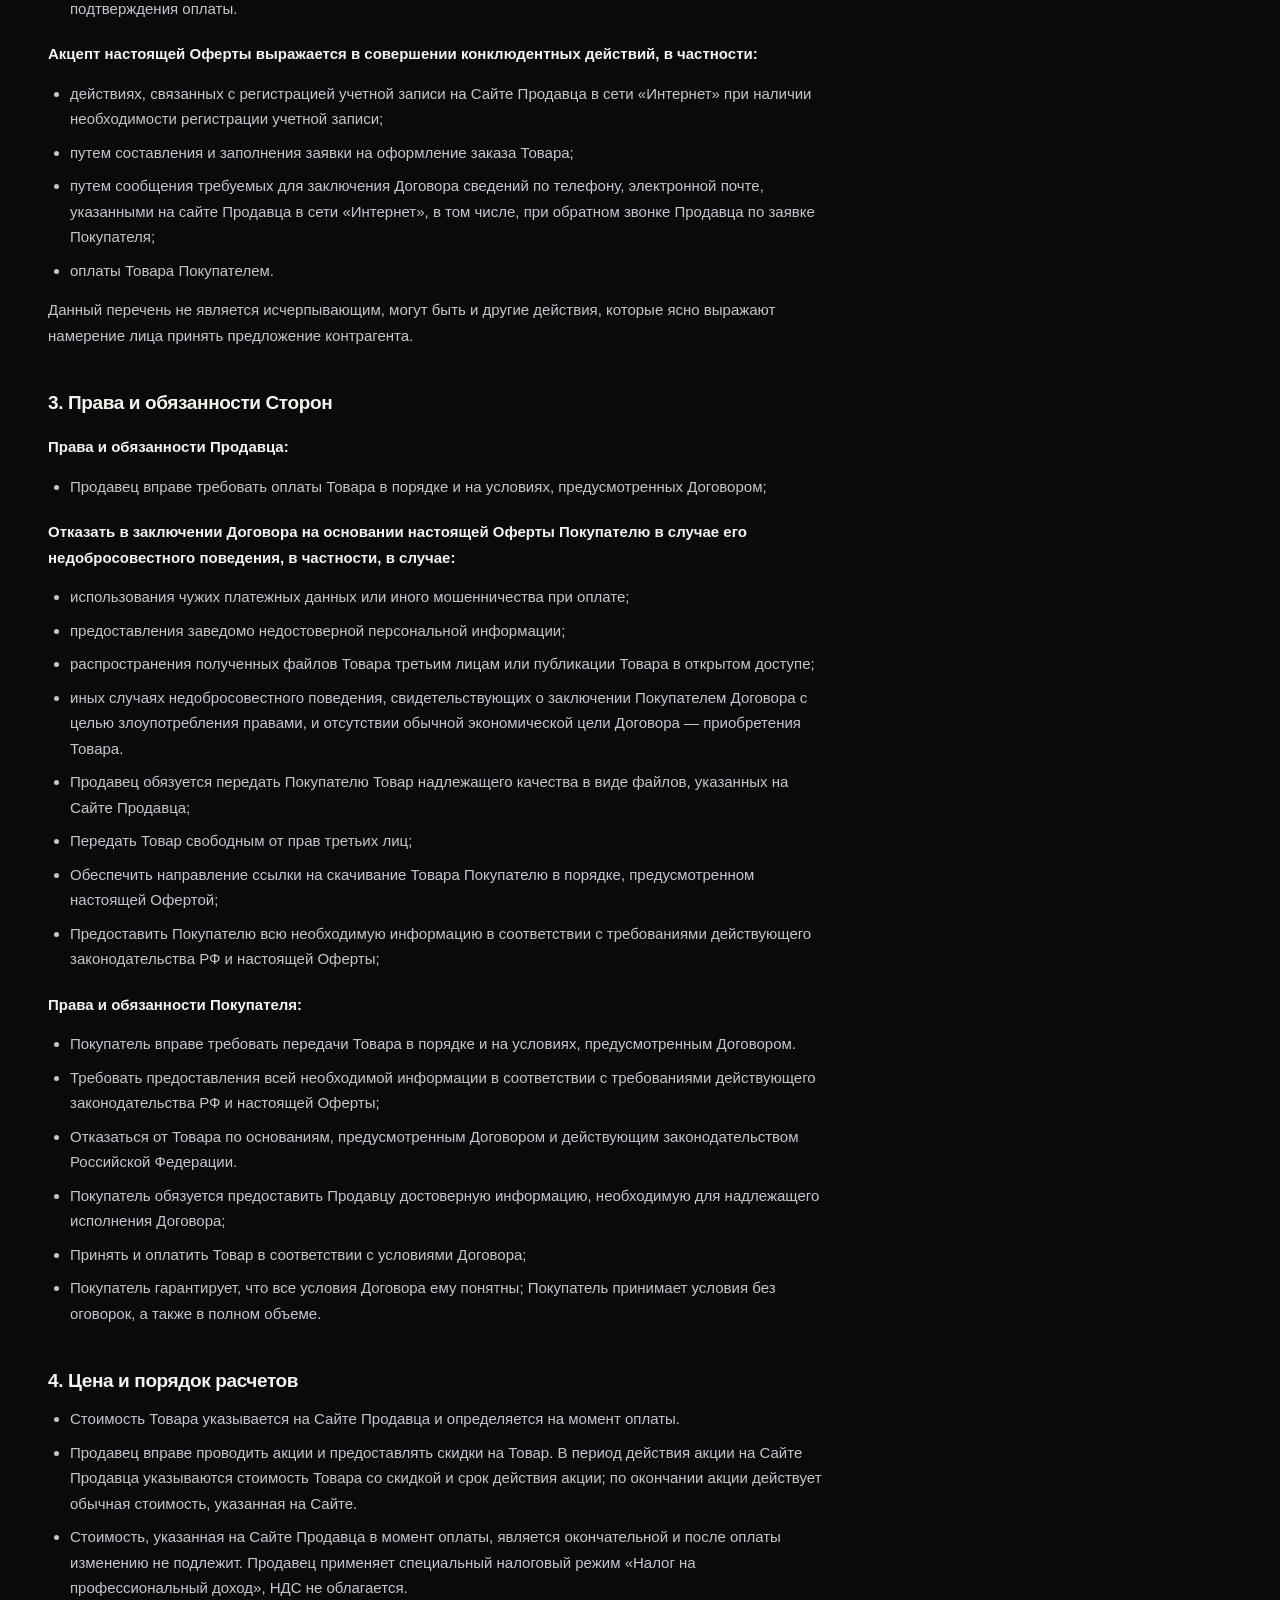
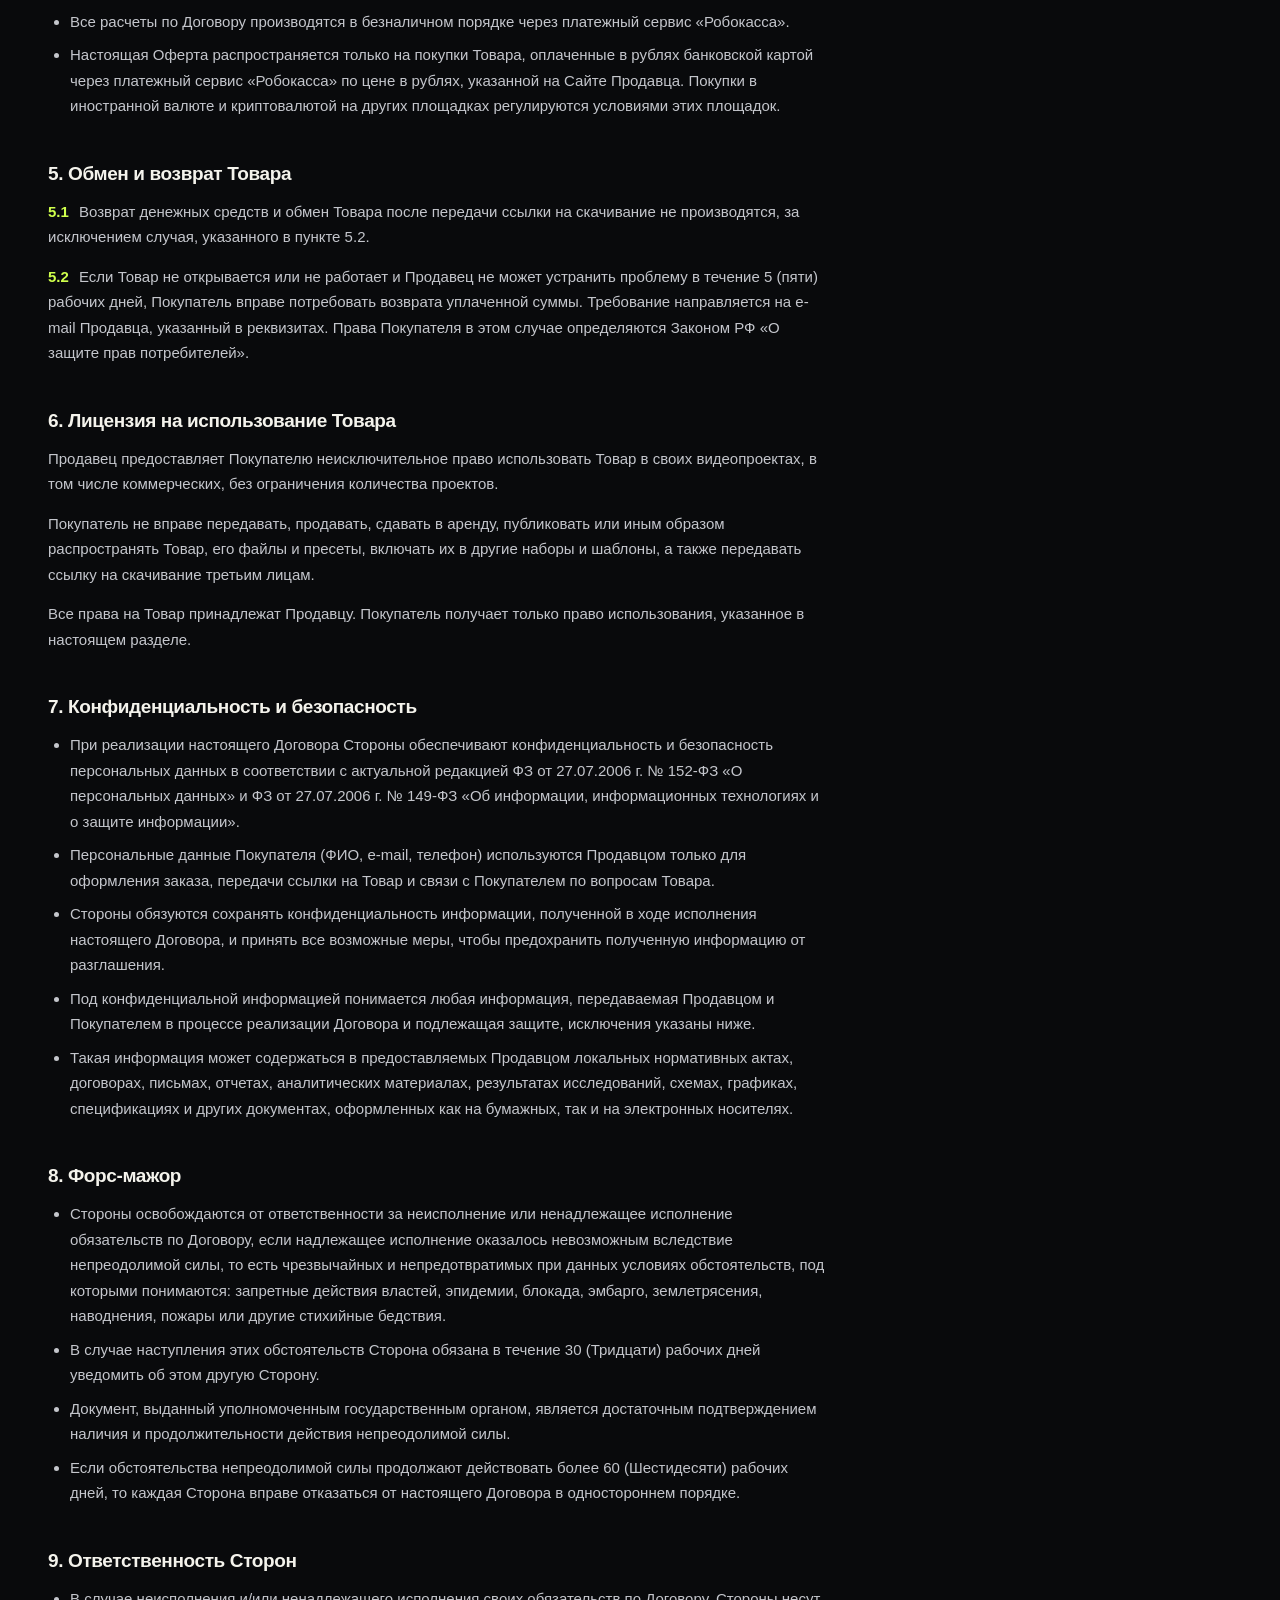
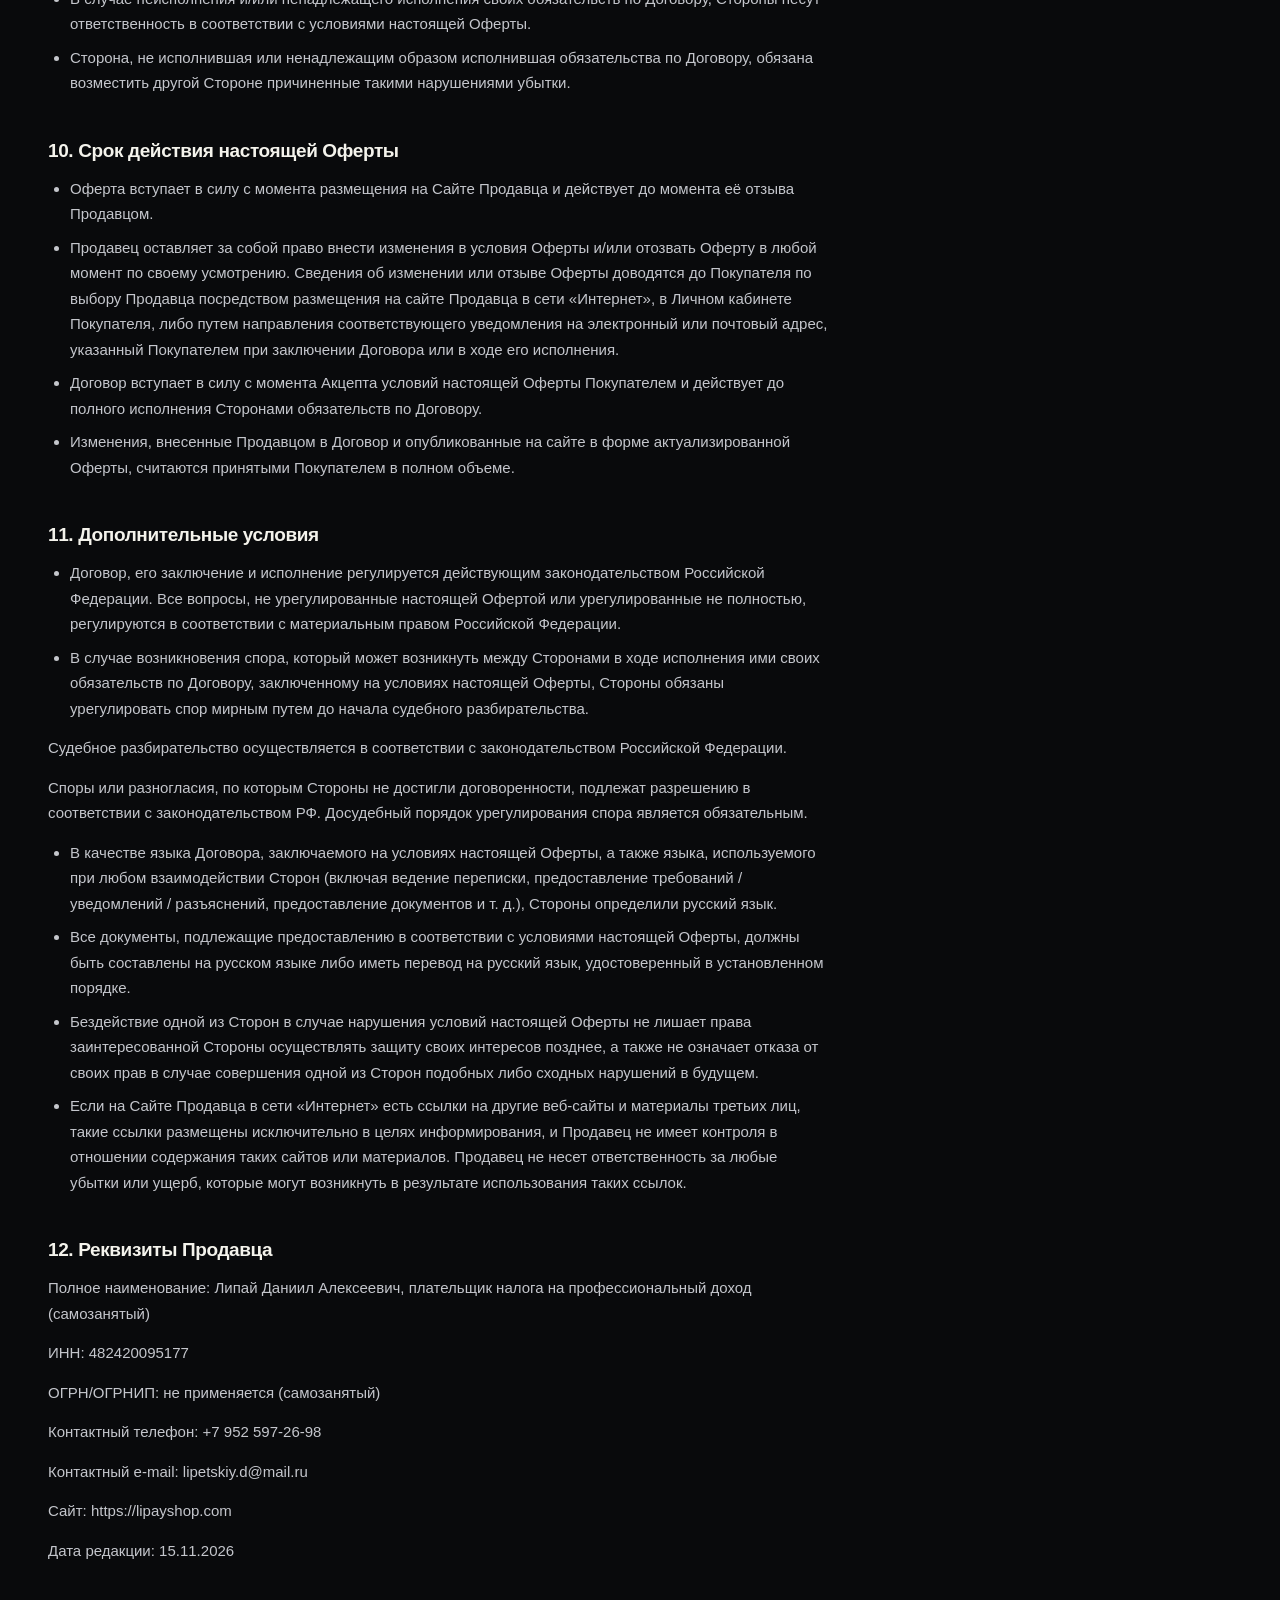
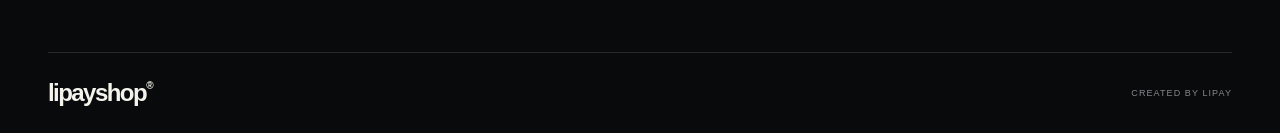
<file: oferta/index.html>
<!doctype html><html lang="ru"><head><meta charset="utf-8"><meta name="viewport" content="width=device-width,initial-scale=1"><title>Публичная оферта — Lipay</title><link rel="stylesheet" href="../style.css"><link rel="stylesheet" href="../shop.css"></head><body class="inside-page"><header class="wrap"><a class="logo shop-logo" href="../">lipayshop<sup>®</sup></a><nav aria-label="Навигация"><a class="back-link" href="../">← В магазин</a><a class="nav-buy" href="../#shop">Продукты ↗</a></nav></header><main><section class="offer wrap"><div class="offer-text">
<h1>ПУБЛИЧНАЯ ОФЕРТА</h1>
<p class="offer-sub">о заключении договора купли-продажи цифрового товара</p>
<h2>1. Общие положения</h2>
<p>В настоящей Публичной оферте содержатся условия заключения Договора купли-продажи (далее по тексту - «Договор купли-продажи» и/или «Договор»). Настоящей офертой признается предложение, адресованное одному или нескольким конкретным лицам, которое достаточно определенно и выражает намерение лица, сделавшего предложение, считать себя заключившим Договор с адресатом, которым будет принято предложение.</p>
<p>Совершение указанных в настоящей Оферте действий является подтверждением согласия обеих Сторон заключить Договор купли-продажи на условиях, в порядке и объеме, изложенных в настоящей Оферте.</p>
<p>Нижеизложенный текст Публичной оферты является официальным публичным предложением Продавца, адресованный заинтересованному кругу лиц заключить Договор купли-продажи в соответствии с положениями пункта 2 статьи 437 Гражданского кодекса РФ.</p>
<p>Договор купли-продажи считается заключенным и приобретает силу с момента совершения Сторонами действий, предусмотренных в настоящей Оферте, и, означающих безоговорочное, а также полное принятие всех условий настоящей Оферты без каких-либо изъятий или ограничений на условиях присоединения.</p>
<p class="offer-lead">Термины и определения:</p>
<p>Договор – текст настоящей Оферты с Приложениями, являющимися неотъемлемой частью настоящей Оферты, акцептованный Покупателем путем совершения конклюдентных действий, предусмотренных настоящей Офертой.</p>
<p>Конклюдентные действия — это поведение, которое выражает согласие с предложением контрагента заключить, изменить или расторгнуть договор. Действия состоят в полном или частичном выполнении условий, которые предложил контрагент.</p>
<p>Сайт Продавца в сети «Интернет» – совокупность программ для электронных вычислительных машин и иной информации, содержащейся в информационной системе, доступ к которой обеспечивается посредством сети «Интернет» по доменному имени и сетевому адресу: lipayshop.com</p>
<p>Стороны Договора (Стороны) – Продавец и Покупатель.</p>
<p>Товар – цифровой продукт для программы DaVinci Resolve, представленный на Сайте Продавца: набор пресетов анимации текста и круговых анимаций (Type/01) или эффект жидкого стекла (Liquid Glass), который передается Покупателю в электронном виде, в виде файлов для скачивания. Товар не имеет материального носителя и не доставляется почтой или курьером.</p>
<h2>2. Предмет Договора</h2>
<ul><li>По настоящему Договору Продавец обязуется передать Товар Покупателю в электронном виде, а Покупатель обязуется принять Товар и уплатить за него определенную денежную сумму. Право использования Товара предоставляется на условиях раздела «Лицензия на использование Товара».</li><li>Наименование, состав Товара и его стоимость указаны на Сайте Продавца в сети «Интернет» по адресу lipayshop.com.</li><li>Передача Товара: после подтверждения оплаты Продавец направляет ссылку на скачивание Товара на e-mail, указанный Покупателем при оплате, либо отображает ее на странице после оплаты. Ссылка направляется автоматически или вручную, но не позднее 24 (двадцати четырех) часов с момента подтверждения оплаты.</li></ul>
<p class="offer-lead">Акцепт настоящей Оферты выражается в совершении конклюдентных действий, в частности:</p>
<ul><li>действиях, связанных с регистрацией учетной записи на Сайте Продавца в сети «Интернет» при наличии необходимости регистрации учетной записи;</li><li>путем составления и заполнения заявки на оформление заказа Товара;</li><li>путем сообщения требуемых для заключения Договора сведений по телефону, электронной почте, указанными на сайте Продавца в сети «Интернет», в том числе, при обратном звонке Продавца по заявке Покупателя;</li><li>оплаты Товара Покупателем.</li></ul>
<p>Данный перечень не является исчерпывающим, могут быть и другие действия, которые ясно выражают намерение лица принять предложение контрагента.</p>
<h2>3. Права и обязанности Сторон</h2>
<p class="offer-lead">Права и обязанности Продавца:</p>
<ul><li>Продавец вправе требовать оплаты Товара в порядке и на условиях, предусмотренных Договором;</li></ul>
<p class="offer-lead">Отказать в заключении Договора на основании настоящей Оферты Покупателю в случае его недобросовестного поведения, в частности, в случае:</p>
<ul><li>использования чужих платежных данных или иного мошенничества при оплате;</li><li>предоставления заведомо недостоверной персональной информации;</li><li>распространения полученных файлов Товара третьим лицам или публикации Товара в открытом доступе;</li><li>иных случаях недобросовестного поведения, свидетельствующих о заключении Покупателем Договора с целью злоупотребления правами, и отсутствии обычной экономической цели Договора — приобретения Товара.</li><li>Продавец обязуется передать Покупателю Товар надлежащего качества в виде файлов, указанных на Сайте Продавца;</li><li>Передать Товар свободным от прав третьих лиц;</li><li>Обеспечить направление ссылки на скачивание Товара Покупателю в порядке, предусмотренном настоящей Офертой;</li><li>Предоставить Покупателю всю необходимую информацию в соответствии с требованиями действующего законодательства РФ и настоящей Оферты;</li></ul>
<p class="offer-lead">Права и обязанности Покупателя:</p>
<ul><li>Покупатель вправе требовать передачи Товара в порядке и на условиях, предусмотренным Договором.</li><li>Требовать предоставления всей необходимой информации в соответствии с требованиями действующего законодательства РФ и настоящей Оферты;</li><li>Отказаться от Товара по основаниям, предусмотренным Договором и действующим законодательством Российской Федерации.</li><li>Покупатель обязуется предоставить Продавцу достоверную информацию, необходимую для надлежащего исполнения Договора;</li><li>Принять и оплатить Товар в соответствии с условиями Договора;</li><li>Покупатель гарантирует, что все условия Договора ему понятны; Покупатель принимает условия без оговорок, а также в полном объеме.</li></ul>
<h2>4. Цена и порядок расчетов</h2>
<ul><li>Стоимость Товара указывается на Сайте Продавца и определяется на момент оплаты.</li><li>Продавец вправе проводить акции и предоставлять скидки на Товар. В период действия акции на Сайте Продавца указываются стоимость Товара со скидкой и срок действия акции; по окончании акции действует обычная стоимость, указанная на Сайте.</li><li>Стоимость, указанная на Сайте Продавца в момент оплаты, является окончательной и после оплаты изменению не подлежит. Продавец применяет специальный налоговый режим «Налог на профессиональный доход», НДС не облагается.</li><li>Все расчеты по Договору производятся в безналичном порядке через платежный сервис «Робокасса».</li><li>Настоящая Оферта распространяется только на покупки Товара, оплаченные в рублях банковской картой через платежный сервис «Робокасса» по цене в рублях, указанной на Сайте Продавца. Покупки в иностранной валюте и криптовалютой на других площадках регулируются условиями этих площадок.</li></ul>
<h2>5. Обмен и возврат Товара</h2>
<p class="offer-clause"><strong>5.1</strong> Возврат денежных средств и обмен Товара после передачи ссылки на скачивание не производятся, за исключением случая, указанного в пункте 5.2.</p>
<p class="offer-clause"><strong>5.2</strong> Если Товар не открывается или не работает и Продавец не может устранить проблему в течение 5 (пяти) рабочих дней, Покупатель вправе потребовать возврата уплаченной суммы. Требование направляется на e-mail Продавца, указанный в реквизитах. Права Покупателя в этом случае определяются Законом РФ «О защите прав потребителей».</p>
<h2>6. Лицензия на использование Товара</h2>
<p>Продавец предоставляет Покупателю неисключительное право использовать Товар в своих видеопроектах, в том числе коммерческих, без ограничения количества проектов.</p>
<p>Покупатель не вправе передавать, продавать, сдавать в аренду, публиковать или иным образом распространять Товар, его файлы и пресеты, включать их в другие наборы и шаблоны, а также передавать ссылку на скачивание третьим лицам.</p>
<p>Все права на Товар принадлежат Продавцу. Покупатель получает только право использования, указанное в настоящем разделе.</p>
<h2>7. Конфиденциальность и безопасность</h2>
<ul><li>При реализации настоящего Договора Стороны обеспечивают конфиденциальность и безопасность персональных данных в соответствии с актуальной редакцией ФЗ от 27.07.2006 г. № 152-ФЗ «О персональных данных» и ФЗ от 27.07.2006 г. № 149-ФЗ «Об информации, информационных технологиях и о защите информации».</li><li>Персональные данные Покупателя (ФИО, e-mail, телефон) используются Продавцом только для оформления заказа, передачи ссылки на Товар и связи с Покупателем по вопросам Товара.</li><li>Стороны обязуются сохранять конфиденциальность информации, полученной в ходе исполнения настоящего Договора, и принять все возможные меры, чтобы предохранить полученную информацию от разглашения.</li><li>Под конфиденциальной информацией понимается любая информация, передаваемая Продавцом и Покупателем в процессе реализации Договора и подлежащая защите, исключения указаны ниже.</li><li>Такая информация может содержаться в предоставляемых Продавцом локальных нормативных актах, договорах, письмах, отчетах, аналитических материалах, результатах исследований, схемах, графиках, спецификациях и других документах, оформленных как на бумажных, так и на электронных носителях.</li></ul>
<h2>8. Форс-мажор</h2>
<ul><li>Стороны освобождаются от ответственности за неисполнение или ненадлежащее исполнение обязательств по Договору, если надлежащее исполнение оказалось невозможным вследствие непреодолимой силы, то есть чрезвычайных и непредотвратимых при данных условиях обстоятельств, под которыми понимаются: запретные действия властей, эпидемии, блокада, эмбарго, землетрясения, наводнения, пожары или другие стихийные бедствия.</li><li>В случае наступления этих обстоятельств Сторона обязана в течение 30 (Тридцати) рабочих дней уведомить об этом другую Сторону.</li><li>Документ, выданный уполномоченным государственным органом, является достаточным подтверждением наличия и продолжительности действия непреодолимой силы.</li><li>Если обстоятельства непреодолимой силы продолжают действовать более 60 (Шестидесяти) рабочих дней, то каждая Сторона вправе отказаться от настоящего Договора в одностороннем порядке.</li></ul>
<h2>9. Ответственность Сторон</h2>
<ul><li>В случае неисполнения и/или ненадлежащего исполнения своих обязательств по Договору, Стороны несут ответственность в соответствии с условиями настоящей Оферты.</li><li>Сторона, не исполнившая или ненадлежащим образом исполнившая обязательства по Договору, обязана возместить другой Стороне причиненные такими нарушениями убытки.</li></ul>
<h2>10. Срок действия настоящей Оферты</h2>
<ul><li>Оферта вступает в силу с момента размещения на Сайте Продавца и действует до момента её отзыва Продавцом.</li><li>Продавец оставляет за собой право внести изменения в условия Оферты и/или отозвать Оферту в любой момент по своему усмотрению. Сведения об изменении или отзыве Оферты доводятся до Покупателя по выбору Продавца посредством размещения на сайте Продавца в сети «Интернет», в Личном кабинете Покупателя, либо путем направления соответствующего уведомления на электронный или почтовый адрес, указанный Покупателем при заключении Договора или в ходе его исполнения.</li><li>Договор вступает в силу с момента Акцепта условий настоящей Оферты Покупателем и действует до полного исполнения Сторонами обязательств по Договору.</li><li>Изменения, внесенные Продавцом в Договор и опубликованные на сайте в форме актуализированной Оферты, считаются принятыми Покупателем в полном объеме.</li></ul>
<h2>11. Дополнительные условия</h2>
<ul><li>Договор, его заключение и исполнение регулируется действующим законодательством Российской Федерации. Все вопросы, не урегулированные настоящей Офертой или урегулированные не полностью, регулируются в соответствии с материальным правом Российской Федерации.</li><li>В случае возникновения спора, который может возникнуть между Сторонами в ходе исполнения ими своих обязательств по Договору, заключенному на условиях настоящей Оферты, Стороны обязаны урегулировать спор мирным путем до начала судебного разбирательства.</li></ul>
<p>Судебное разбирательство осуществляется в соответствии с законодательством Российской Федерации.</p>
<p>Споры или разногласия, по которым Стороны не достигли договоренности, подлежат разрешению в соответствии с законодательством РФ. Досудебный порядок урегулирования спора является обязательным.</p>
<ul><li>В качестве языка Договора, заключаемого на условиях настоящей Оферты, а также языка, используемого при любом взаимодействии Сторон (включая ведение переписки, предоставление требований / уведомлений / разъяснений, предоставление документов и т. д.), Стороны определили русский язык.</li><li>Все документы, подлежащие предоставлению в соответствии с условиями настоящей Оферты, должны быть составлены на русском языке либо иметь перевод на русский язык, удостоверенный в установленном порядке.</li><li>Бездействие одной из Сторон в случае нарушения условий настоящей Оферты не лишает права заинтересованной Стороны осуществлять защиту своих интересов позднее, а также не означает отказа от своих прав в случае совершения одной из Сторон подобных либо сходных нарушений в будущем.</li><li>Если на Сайте Продавца в сети «Интернет» есть ссылки на другие веб-сайты и материалы третьих лиц, такие ссылки размещены исключительно в целях информирования, и Продавец не имеет контроля в отношении содержания таких сайтов или материалов. Продавец не несет ответственность за любые убытки или ущерб, которые могут возникнуть в результате использования таких ссылок.</li></ul>
<h2>12. Реквизиты Продавца</h2>
<p>Полное наименование: Липай Даниил Алексеевич, плательщик налога на профессиональный доход (самозанятый)</p>
<p>ИНН: 482420095177</p>
<p>ОГРН/ОГРНИП: не применяется (самозанятый)</p>
<p>Контактный телефон: +7 952 597-26-98</p>
<p>Контактный e-mail: lipetskiy.d@mail.ru</p>
<p>Сайт: https://lipayshop.com</p>
<p>Дата редакции: 15.11.2026</p>
</div></section></main><footer class="wrap"><a class="logo shop-logo" href="../">lipayshop<sup>®</sup></a><span>CREATED BY LIPAY</span></footer></body></html>
</file>
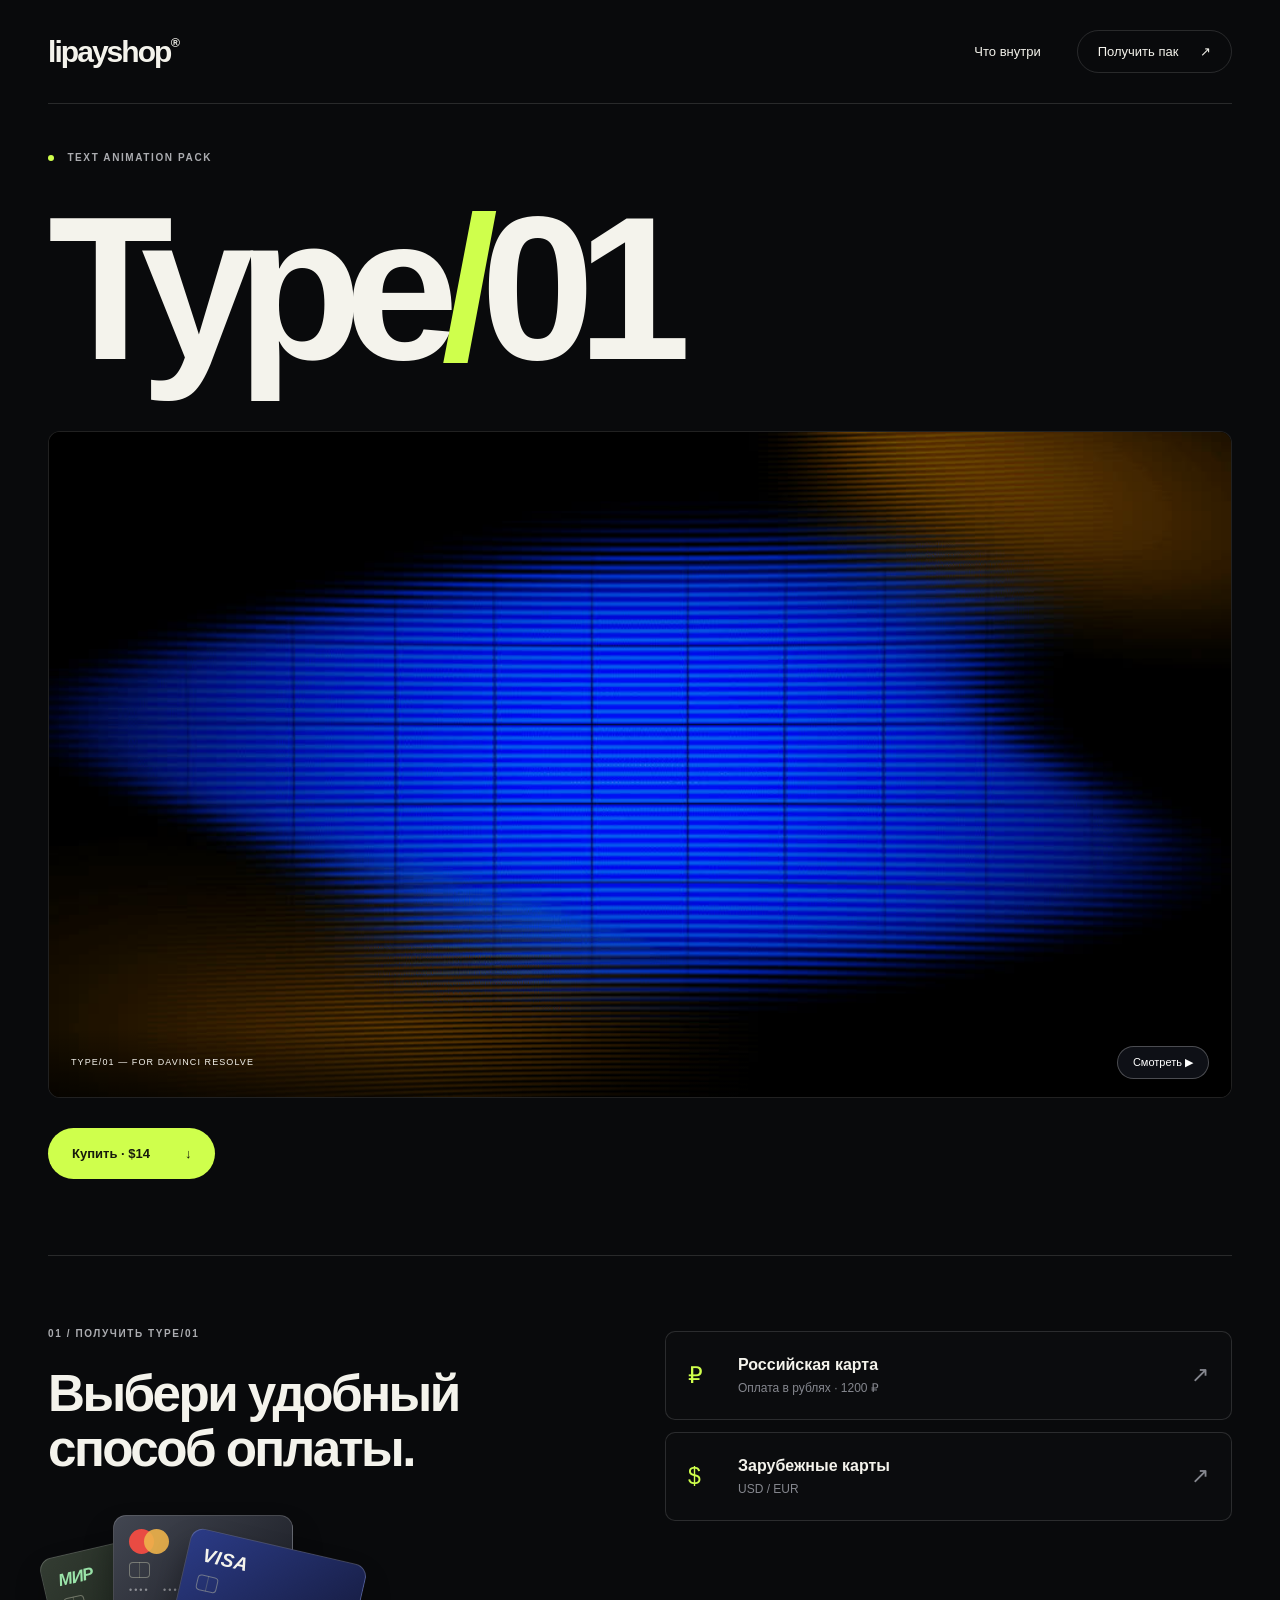
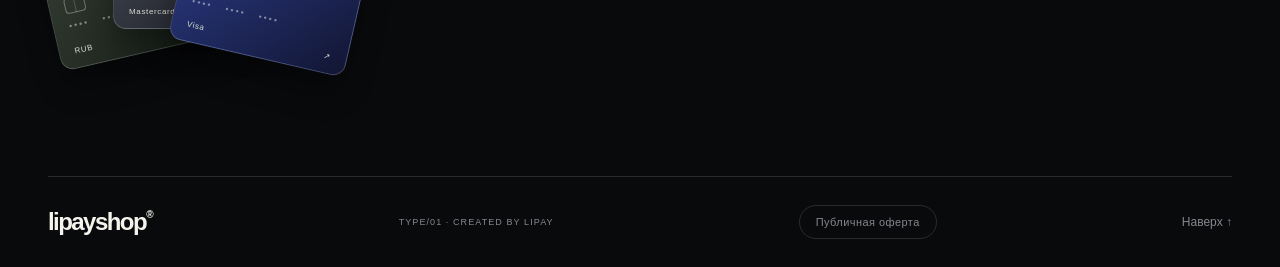
<file: type01/index.html>
<!doctype html>
<html lang="ru"><head><meta charset="UTF-8"><meta name="viewport" content="width=device-width,initial-scale=1"><title>Type/01 — lipayshop</title><link rel="stylesheet" href="../style.css"><link rel="stylesheet" href="../shop.css"></head>
<body><header class="wrap"><a class="logo shop-logo" href="../">lipayshop<sup>®</sup></a><nav aria-label="Навигация"><a href="inside.html">Что внутри</a><a class="nav-buy" href="#buy">Получить пак <span>↗</span></a></nav></header>
<main id="top"><section class="hero wrap"><div class="hero-top"><p class="label"><i></i> TEXT ANIMATION PACK</p></div><div class="title-row"><h1>Type<span>/</span>01</h1></div><div class="demo" id="demo"><video autoplay muted loop playsinline preload="metadata" poster="../assets/poster-v4.jpg" aria-label="Демонстрация пресетов Type/01"><source src="../assets/demo-v4.mp4" type="video/mp4"></video><div class="video-bar"><span>TYPE/01 — FOR DAVINCI RESOLVE</span><button id="play-toggle" type="button" aria-label="Приостановить демонстрацию">Пауза Ⅱ</button></div></div><div class="hero-bottom"><a class="button" href="#buy"><span>Купить · <span data-price="usd">$14</span></span> <span>↓</span></a></div></section>
<section class="purchase wrap" id="buy"><div class="section-heading"><p class="label">01 / ПОЛУЧИТЬ TYPE/01</p><h2>Выбери удобный<br>способ оплаты.</h2><div class="payment-art" aria-label="Мир, Mastercard и Visa"><div class="mini-card card-mir"><span class="card-brand mir-brand">МИР</span><span class="card-chip"></span><span class="card-digits">•••• &nbsp; •••• &nbsp; ••••</span><span class="card-bottom">RUB <span>↗</span></span></div><div class="mini-card card-master"><span class="master-symbol"><i></i><i></i></span><span class="card-chip"></span><span class="card-digits">•••• &nbsp; •••• &nbsp; ••••</span><span class="card-bottom">Mastercard <span>↗</span></span></div><div class="mini-card card-visa"><span class="card-brand visa-brand">VISA</span><span class="card-chip"></span><span class="card-digits">•••• &nbsp; •••• &nbsp; ••••</span><span class="card-bottom">Visa <span>↗</span></span></div></div></div><div class="payments"><a class="payment-link" data-sale-href="rub" href="https://auth.robokassa.ru/merchant/Invoice/qF0SPWi81Uq3B7htAz5Rag" target="_blank" rel="noopener noreferrer"><span class="pay-icon">₽</span><span><strong>Российская карта</strong><small>Оплата в рублях · <span data-price="rub">1200 ₽</span></small></span><span class="arrow">↗</span></a><a class="payment-link" href="https://payhip.com/b/n8yK3" target="_blank" rel="noopener noreferrer"><span class="pay-icon">$</span><span><strong>Зарубежные карты</strong><small>USD / EUR<span data-sale-note hidden></span></small></span><span class="arrow">↗</span></a></div></section></main>
<footer class="wrap"><a class="logo shop-logo" href="../">lipayshop<sup>®</sup></a><span>TYPE/01 · CREATED BY LIPAY</span><a class="offer-link" href="../oferta/">Публичная оферта</a><a href="#top">Наверх ↑</a></footer><script src="../app.js"></script><script src="../sale.js"></script></body></html>
</file>
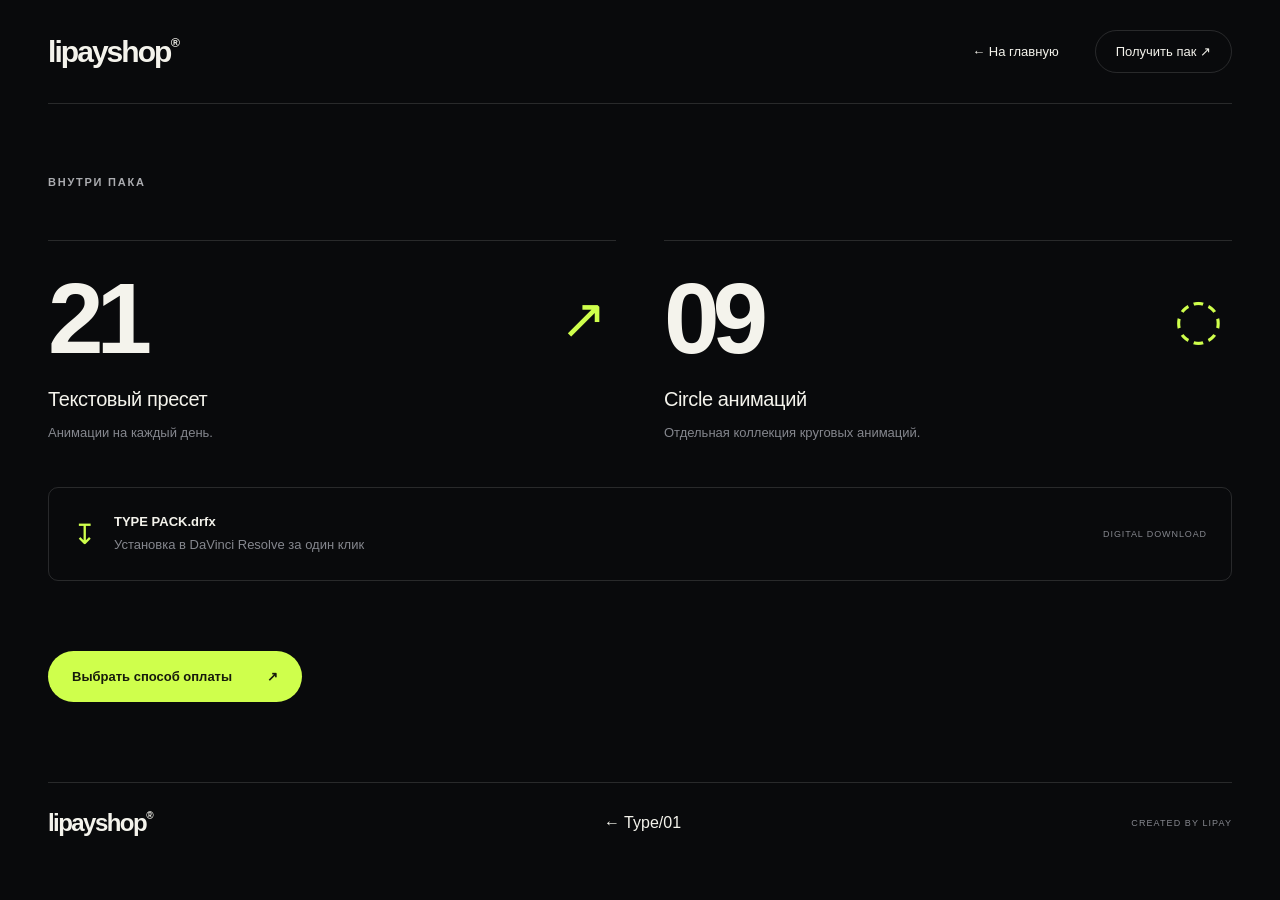
<file: inside.html>
<!doctype html>
<html lang="ru"><head><meta charset="UTF-8"><title>Type/01 — что внутри</title>
<meta http-equiv="refresh" content="0; url=type01/inside.html"><link rel="canonical" href="https://lipayshop.com/type01/inside.html"></head>
<body><a href="type01/inside.html">Type/01 — что внутри →</a></body></html>
</file>
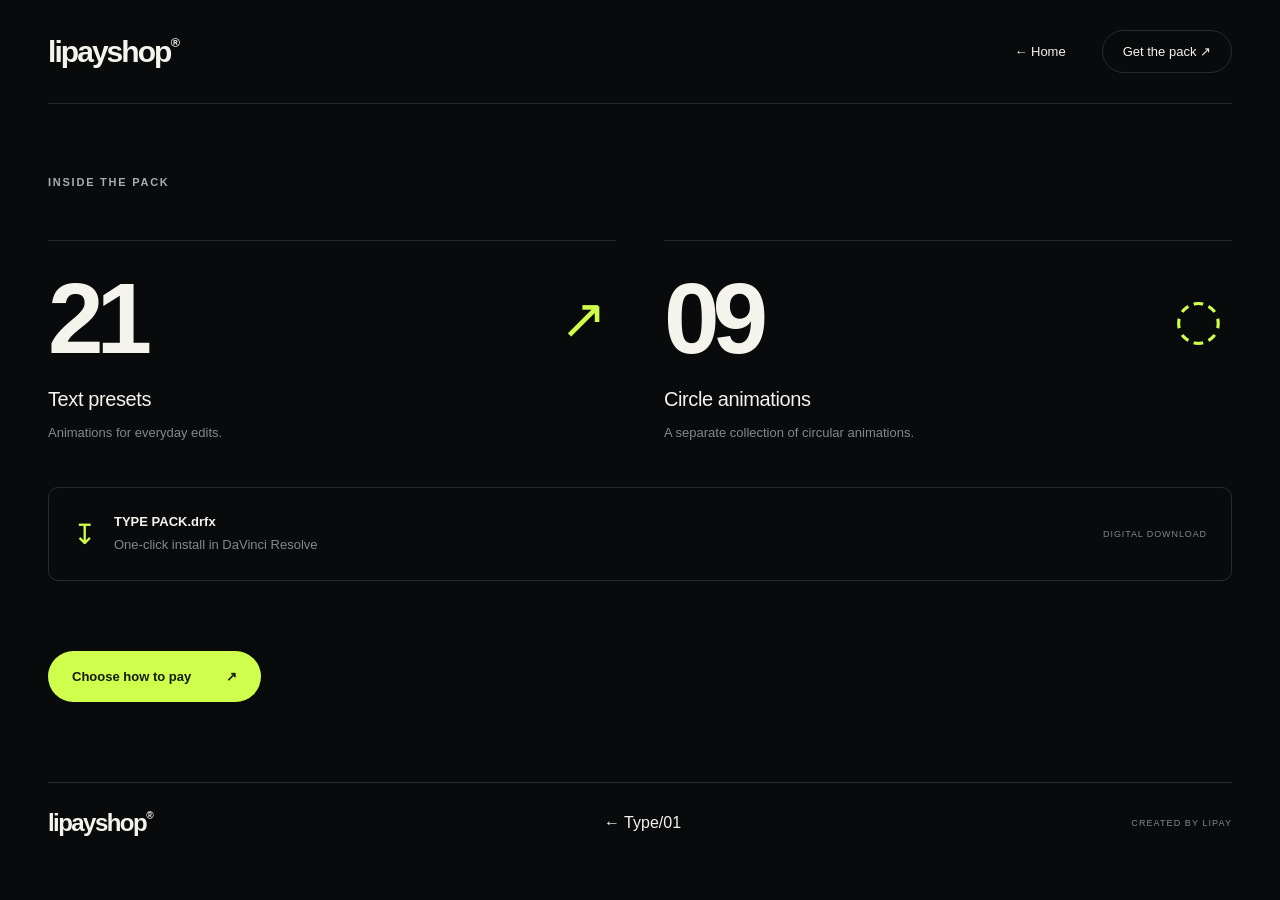
<file: en/inside.html>
<!doctype html><html lang="en"><head><meta charset="utf-8"><meta name="viewport" content="width=device-width,initial-scale=1"><meta name="robots" content="noindex"><title>What's inside — Type/01</title><link rel="stylesheet" href="../style.css"><link rel="stylesheet" href="../shop.css"></head><body class="inside-page"><header class="wrap"><a class="logo shop-logo" href="../">lipayshop<sup>®</sup></a><nav aria-label="Navigation"><a class="back-link" href="index.html">← Home</a><a class="nav-buy" href="index.html#buy">Get the pack ↗</a></nav></header><main><section class="inside wrap" id="inside"><div class="section-heading"><h1 class="label">INSIDE THE PACK</h1></div><div class="stats"><article><span class="number">21<span>↗</span></span><h3>Text presets</h3><p>Animations for everyday edits.</p></article><article><span class="number">09<span>◌</span></span><h3>Circle animations</h3><p>A separate collection of circular animations.</p></article></div><div class="file-row"><span class="file-icon">↧</span><div><strong>TYPE PACK.drfx</strong><p>One-click install in DaVinci Resolve</p></div><span class="file-tag">DIGITAL DOWNLOAD</span></div></section>
<div class="wrap inside-back"><a class="button" href="index.html#buy">Choose how to pay <span>↗</span></a></div></main><footer class="wrap"><a class="logo shop-logo" href="../">lipayshop<sup>®</sup></a><a href="index.html">← Type/01</a><span>CREATED BY LIPAY</span></footer></body></html>
</file>
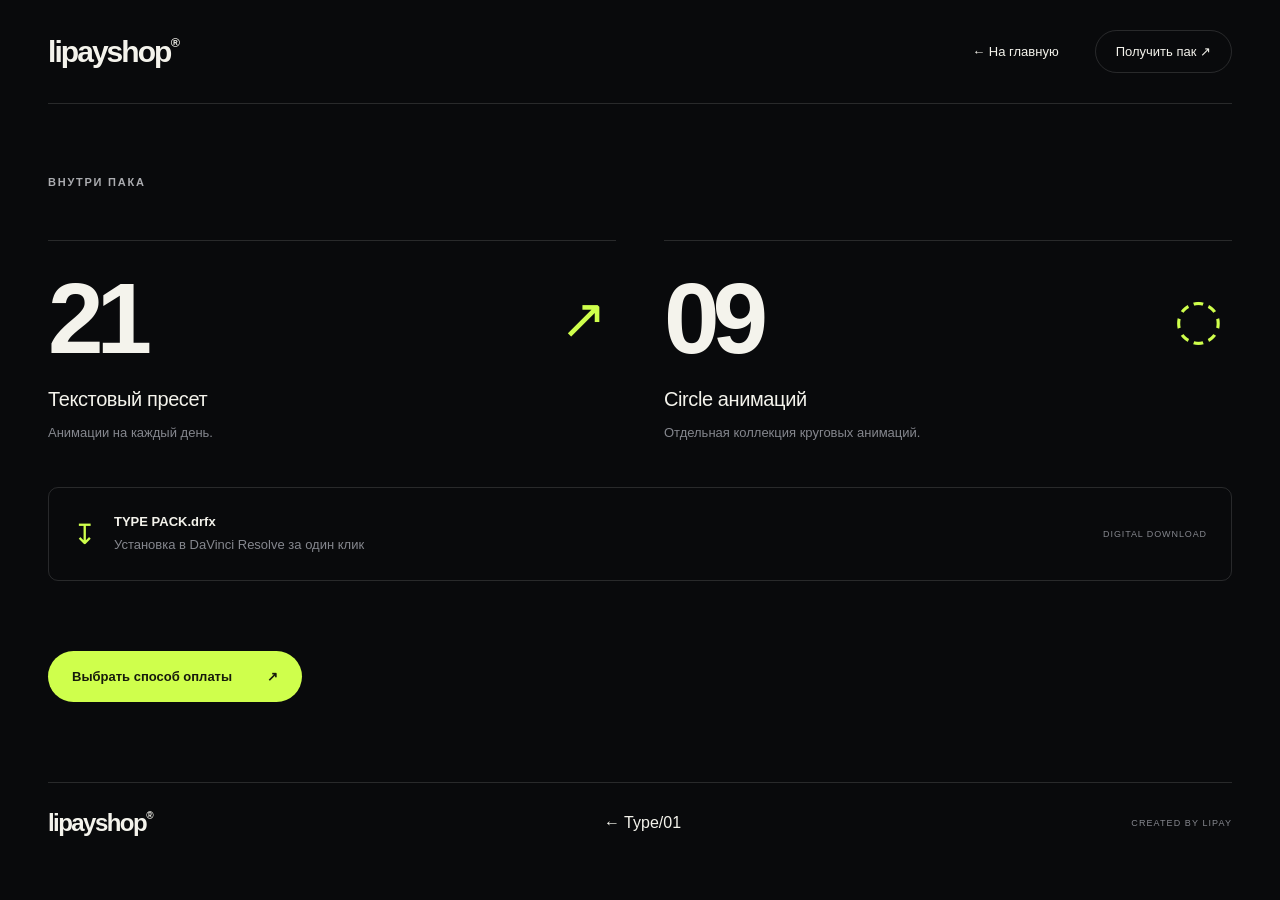
<file: type01/inside.html>
<!doctype html><html lang="ru"><head><meta charset="utf-8"><meta name="viewport" content="width=device-width,initial-scale=1"><meta name="robots" content="noindex"><title>Внутри пака — Type/01</title><link rel="stylesheet" href="../style.css"><link rel="stylesheet" href="../shop.css"></head><body class="inside-page"><header class="wrap"><a class="logo shop-logo" href="../">lipayshop<sup>®</sup></a><nav aria-label="Навигация"><a class="back-link" href="index.html">← На главную</a><a class="nav-buy" href="index.html#buy">Получить пак ↗</a></nav></header><main><section class="inside wrap" id="inside"><div class="section-heading"><h1 class="label">ВНУТРИ ПАКА</h1></div><div class="stats"><article><span class="number">21<span>↗</span></span><h3>Текстовый пресет</h3><p>Анимации на каждый день.</p></article><article><span class="number">09<span>◌</span></span><h3>Circle анимаций</h3><p>Отдельная коллекция круговых анимаций.</p></article></div><div class="file-row"><span class="file-icon">↧</span><div><strong>TYPE PACK.drfx</strong><p>Установка в DaVinci Resolve за один клик</p></div><span class="file-tag">DIGITAL DOWNLOAD</span></div></section>
<div class="wrap inside-back"><a class="button" href="index.html#buy">Выбрать способ оплаты <span>↗</span></a></div></main><footer class="wrap"><a class="logo shop-logo" href="../">lipayshop<sup>®</sup></a><a href="index.html">← Type/01</a><span>CREATED BY LIPAY</span></footer></body></html>
</file>
<file: style.css>
:root{color-scheme:dark;--bg:#090a0c;--ink:#f4f3ec;--muted:#85878e;--line:#ffffff21;--accent:#cfff4c;font-family:-apple-system,BlinkMacSystemFont,'Helvetica Neue',Arial,sans-serif}*{box-sizing:border-box}html{scroll-behavior:smooth;scroll-padding-top:30px}body{margin:0;background:var(--bg);color:var(--ink)}a{color:inherit;text-decoration:none}button{font:inherit}a:focus-visible,button:focus-visible{outline:2px solid var(--accent);outline-offset:6px}.wrap{width:calc(100% - 96px);max-width:1320px;margin-inline:auto}header{height:104px;display:flex;align-items:center;justify-content:space-between;border-bottom:1px solid var(--line)}.logo{font-size:30px;font-weight:800;letter-spacing:-2px}.logo span{font-size:11px;vertical-align:top;display:inline-block;margin:5px 0 0 5px;letter-spacing:0}nav{display:flex;align-items:center;gap:36px;font-size:13px}.nav-buy{border:1px solid var(--line);border-radius:30px;padding:13px 20px}.nav-buy span{margin-left:18px}.hero{padding-top:46px}.hero-top{display:flex;justify-content:space-between}.label{font-size:10px;letter-spacing:.16em;font-weight:600;margin:0;line-height:1.6;color:#abacb0}.label i{display:inline-block;background:var(--accent);width:6px;height:6px;border-radius:50%;margin-right:9px}.title-row{display:flex;align-items:center;justify-content:space-between;padding:20px 0 40px;gap:30px}h1{font-size:clamp(90px,16vw,220px);font-weight:850;line-height:1;letter-spacing:-.085em;margin:0}h1 span{color:var(--accent)}.intro{padding-top:16px;min-width:210px}.intro p{font-size:32px;line-height:1.06;letter-spacing:-.045em;margin:0 0 24px}.text-link{font-size:12px;color:#b9bbc2}.demo{position:relative;background:#000;border:1px solid var(--line);border-radius:12px;overflow:hidden}.demo video{width:100%;aspect-ratio:16/9;display:block;object-fit:contain}.video-bar{position:absolute;bottom:0;left:0;right:0;padding:18px 22px;display:flex;align-items:center;justify-content:space-between;background:linear-gradient(transparent,#000a);font-size:9px;letter-spacing:.12em}.video-bar button{background:#13151cc9;border:1px solid #ffffff40;color:white;border-radius:30px;padding:9px 15px;font-size:11px;cursor:pointer}.hero-bottom{display:flex;justify-content:space-between;align-items:center;gap:24px;padding:30px 0 76px}.hero-bottom p{font-size:16px;line-height:1.6;color:#aaaeb5;margin:0}.button{padding:18px 24px;border-radius:30px;background:var(--accent);color:#171b0c;display:inline-flex;gap:35px;font-size:13px;font-weight:650}.button:hover{background:#ddff89}.inside,.purchase{border-top:1px solid var(--line);padding-block:70px}.section-heading h2{font-size:clamp(32px,4vw,54px);line-height:1.08;font-weight:550;letter-spacing:-.05em;margin:24px 0 0}.stats{display:grid;grid-template-columns:1fr 1fr;gap:48px;margin-top:48px}.stats article{border-top:1px solid var(--line);padding-top:20px}.number{font-size:100px;font-weight:600;letter-spacing:-.07em;display:flex;align-items:center;justify-content:space-between}.number span{font-size:56px;color:var(--accent);font-weight:400;margin-right:16px}h3{font-size:20px;font-weight:500;letter-spacing:-.02em;margin:12px 0}.stats p,.file-row p{color:var(--muted);font-size:13px;line-height:1.6;margin:0}.file-row{display:flex;align-items:center;gap:18px;padding:24px;border:1px solid var(--line);border-radius:10px;margin-top:44px}.file-icon{font-size:28px;color:var(--accent)}.file-row strong{font-size:13px;font-weight:550}.file-row p{margin-top:5px}.file-tag{margin-left:auto;color:var(--muted);font-size:9px;letter-spacing:.1em}.purchase{display:grid;grid-template-columns:1fr 1fr;gap:50px;padding-bottom:85px}.preview-note{font-size:12px;line-height:1.6;color:var(--muted);margin:24px 0 0;max-width:300px}.payments{display:flex;flex-direction:column;gap:12px;padding-top:5px}.payments button,.payments .payment-link{display:flex;width:100%;align-items:center;gap:18px;text-align:left;padding:24px 22px;background:#ffffff03;border:1px solid var(--line);border-radius:10px;color:var(--ink);opacity:1;cursor:not-allowed}.pay-icon{font-size:23px;width:32px;color:var(--accent)}.payments strong{font-size:16px;font-weight:550;display:block}.payments small{display:block;font-size:12px;color:var(--muted);margin-top:7px}.arrow{margin-left:auto;font-size:22px;color:var(--muted)}footer{border-top:1px solid var(--line);display:flex;align-items:center;justify-content:space-between;padding-block:28px}footer>span{font-size:9px;letter-spacing:.12em;color:var(--muted)}footer>a:last-child{font-size:12px;color:var(--muted)}@media(max-width:700px){.wrap{width:calc(100% - 40px)}header{height:80px}nav{gap:16px}nav>a:first-child{display:none}.hero{padding-top:28px}.label{font-size:8px;letter-spacing:.1em}.hero-top{gap:12px}.title-row{display:block;padding-top:28px;padding-bottom:25px}h1{font-size:25vw}.intro{display:flex;align-items:center;justify-content:space-between;gap:15px;padding-top:24px}.intro p{font-size:22px;margin:0}.text-link{font-size:10px}.video-bar{padding:10px}.video-bar>span{font-size:7px}.video-bar button{font-size:10px;padding:7px 12px}.hero-bottom{align-items:flex-start;flex-direction:column;padding-bottom:48px}.hero-bottom p{font-size:14px}.button{width:100%;justify-content:space-between}.inside,.purchase{padding-block:44px}.stats{gap:24px;margin-top:30px}.number{font-size:70px}.number span{font-size:35px;margin:0}h3{font-size:16px}.stats p{font-size:12px}.file-row{padding:18px 15px;gap:12px;margin-top:30px}.file-tag{display:none}.purchase{grid-template-columns:1fr;gap:28px}.payments button,.payments .payment-link{padding:22px 18px}footer{flex-wrap:wrap;gap:22px}footer>span{order:3;width:100%}}@media(prefers-reduced-motion:reduce){html{scroll-behavior:auto}}

.resolve-icon{width:88px;height:88px;object-fit:contain;margin-right:52px}.inside-page .inside{border-top:0}.inside-page h1.label{font-size:11px;letter-spacing:.16em;font-weight:600}.inside-page .inside-back{padding-bottom:65px}.inside-page footer{margin-top:15px}@media(max-width:700px){.title-row{display:flex;gap:12px;align-items:center}.title-row h1{font-size:21vw}.resolve-icon{width:44px;height:44px;margin-right:0}nav>a:first-child{display:inline}nav{gap:14px;font-size:11px}.nav-buy{padding:11px 14px}.nav-buy span{margin-left:8px}.inside-page .stats{margin-top:30px}.inside-page .back-link{font-size:11px}}

.pack-price{font-size:48px;font-weight:550;letter-spacing:-.05em;margin:24px 0 0;color:var(--ink)}

.payment-art{position:relative;width:320px;height:180px;margin-top:35px;isolation:isolate}.mini-card{position:absolute;width:180px;height:114px;border:1px solid #ffffff30;border-radius:13px;padding:15px;box-shadow:0 18px 30px #0005;overflow:hidden;animation:card-drift 7s ease-in-out infinite;transform:translateY(0) rotate(var(--tilt));background:linear-gradient(135deg,#333c32,#131b14)}.card-mir{left:0;top:28px;--tilt:-13deg;z-index:1}.card-master{left:65px;top:4px;--tilt:0deg;z-index:2;background:linear-gradient(135deg,#424651,#181a21);animation-delay:-2.3s}.card-visa{left:130px;top:34px;--tilt:13deg;z-index:3;background:linear-gradient(135deg,#2b3b86,#121633);animation-delay:-4.6s}.card-brand.visa-brand{font-style:italic;font-size:19px;font-weight:900;letter-spacing:.5px;color:#f4f3ec}.card-brand{display:block;font-size:23px;font-weight:800;color:var(--accent);line-height:1}.mir-brand{font-style:italic;font-size:17px;letter-spacing:-1px;color:#9be5aa}.card-chip{display:block;margin-top:10px;width:21px;height:16px;border:1px solid #b5b7a480;border-radius:4px;background:linear-gradient(90deg,transparent 45%,#a2a68b55 46%,#a2a68b55 54%,transparent 55%)}.card-digits{font-size:9px;letter-spacing:2px;color:#ffffff70;display:block;margin-top:7px}.card-bottom{position:absolute;bottom:12px;left:15px;right:15px;font-size:8px;letter-spacing:.08em;display:flex;justify-content:space-between;color:#d9ddcf}.master-symbol{display:flex;height:21px;align-items:center}.master-symbol i{width:25px;height:25px;border-radius:50%;background:#e94b43}.master-symbol i+i{margin-left:-10px;background:#efb34b;opacity:.9}@keyframes card-drift{0%,100%{transform:translateY(0) rotate(var(--tilt))}50%{transform:translateY(-9px) rotate(calc(var(--tilt) + 3deg))}}@media(max-width:380px){.payment-art{transform:scale(.86);transform-origin:left top;margin-bottom:-20px}}@media(prefers-reduced-motion:reduce){.mini-card{animation:none}}

.payments .payment-link{cursor:pointer}.payments .payment-link:hover{border-color:var(--accent);background:#cfff4c08}

.offer-link{font-size:11px;letter-spacing:.04em;border:1px solid var(--line);border-radius:30px;padding:10px 16px;color:var(--muted)}.offer-link:hover{border-color:var(--accent);color:var(--ink)}.offer{padding-block:56px 60px}.offer h1{font-size:clamp(44px,7vw,84px);line-height:1;letter-spacing:-.06em;margin:0 0 16px}.offer-sub{font-size:15px;color:var(--muted);margin:0 0 40px}.offer-text{max-width:780px}.offer h2{font-size:19px;font-weight:600;letter-spacing:-.02em;margin:44px 0 14px}.offer p,.offer li{font-size:15px;line-height:1.7;color:#c4c6cc;margin:0 0 14px}.offer li{margin:0 0 8px}.offer ul{padding-left:22px;margin:0 0 14px}.offer-lead{color:var(--ink)!important;font-weight:550;margin-top:20px!important}.offer-clause strong{color:var(--accent);font-weight:600;margin-right:6px}@media(max-width:700px){.offer h1{font-size:44px}.offer p,.offer li{font-size:14px}}

.sale-bar{background:var(--accent);color:#171b0c;font-size:11px;font-weight:650;letter-spacing:.12em}.sale-bar .wrap{display:flex;justify-content:space-between;align-items:center;gap:16px;min-height:40px}.sale-timer{font-variant-numeric:tabular-nums;font-weight:800}.old-price{opacity:.5}[data-sale-note]{color:var(--accent)}@media(max-width:700px){.sale-bar{font-size:9px;letter-spacing:.08em}.sale-bar .wrap{min-height:34px}}
</file>
<file: shop.css>
/* lipayshop®: the logo in the corner and in the footer of every page — a link back to the shop home. The pages keep their own design. */
.logo.shop-logo{font-size:30px;font-weight:900;letter-spacing:-.065em;line-height:1;display:inline-flex;align-items:flex-start}
.logo.shop-logo sup{font-size:.42em;font-weight:600;letter-spacing:0;line-height:1;margin:.02em 0 0 .02em;vertical-align:top;color:inherit}
.logo.shop-logo:hover{opacity:.7}
footer .logo.shop-logo{font-size:24px}
</file>
<file: liquid-glass/glass.css>
/* Liquid Glass page: additions on top of ../style.css */
.lg-page h1{font-size:clamp(64px,12.6vw,180px);letter-spacing:-.07em}
.glass-word{display:inline-block;padding:0 .2em .05em;margin-left:.02em;border-radius:999px;background:linear-gradient(180deg,#ffffff24,#ffffff06 55%,#ffffff14);box-shadow:inset 0 2px 0 #ffffff5c,inset 0 -2px 0 #ffffff21,inset 0 0 0 1px #ffffff1c,0 24px 50px #000a;-webkit-backdrop-filter:blur(8px);backdrop-filter:blur(8px)}
.lg-features{display:grid;grid-template-columns:repeat(3,1fr);gap:40px;margin-top:48px}
.lg-features article{border-top:1px solid var(--line);padding-top:20px}
.lg-features .idx{font-size:10px;letter-spacing:.16em;font-weight:600;color:var(--accent)}
.lg-features p{color:var(--muted);font-size:13px;line-height:1.6;margin:0}
.lg-page .pack-price span{color:var(--muted);font-size:.5em;letter-spacing:-.02em}
.payments .payment-link.is-soon{cursor:default;opacity:.55}
.payments .payment-link.is-soon:hover{border-color:var(--line);background:#ffffff03}
.soon{margin-left:auto;font-size:10px;letter-spacing:.12em;text-transform:uppercase;color:var(--muted);border:1px solid var(--line);border-radius:30px;padding:7px 12px}
.pay-note{font-size:12px;line-height:1.6;color:var(--muted);margin:6px 0 0}
@media(max-width:700px){.lg-page h1{font-size:19.5vw;line-height:1.02}.lg-page .title-row{display:block}.glass-word{margin-top:.06em}.lg-features{grid-template-columns:1fr;gap:24px;margin-top:30px}}
.lg-page .video-bar{background:none;justify-content:flex-end}.lg-page .video-bar>span{display:none}
</file>
